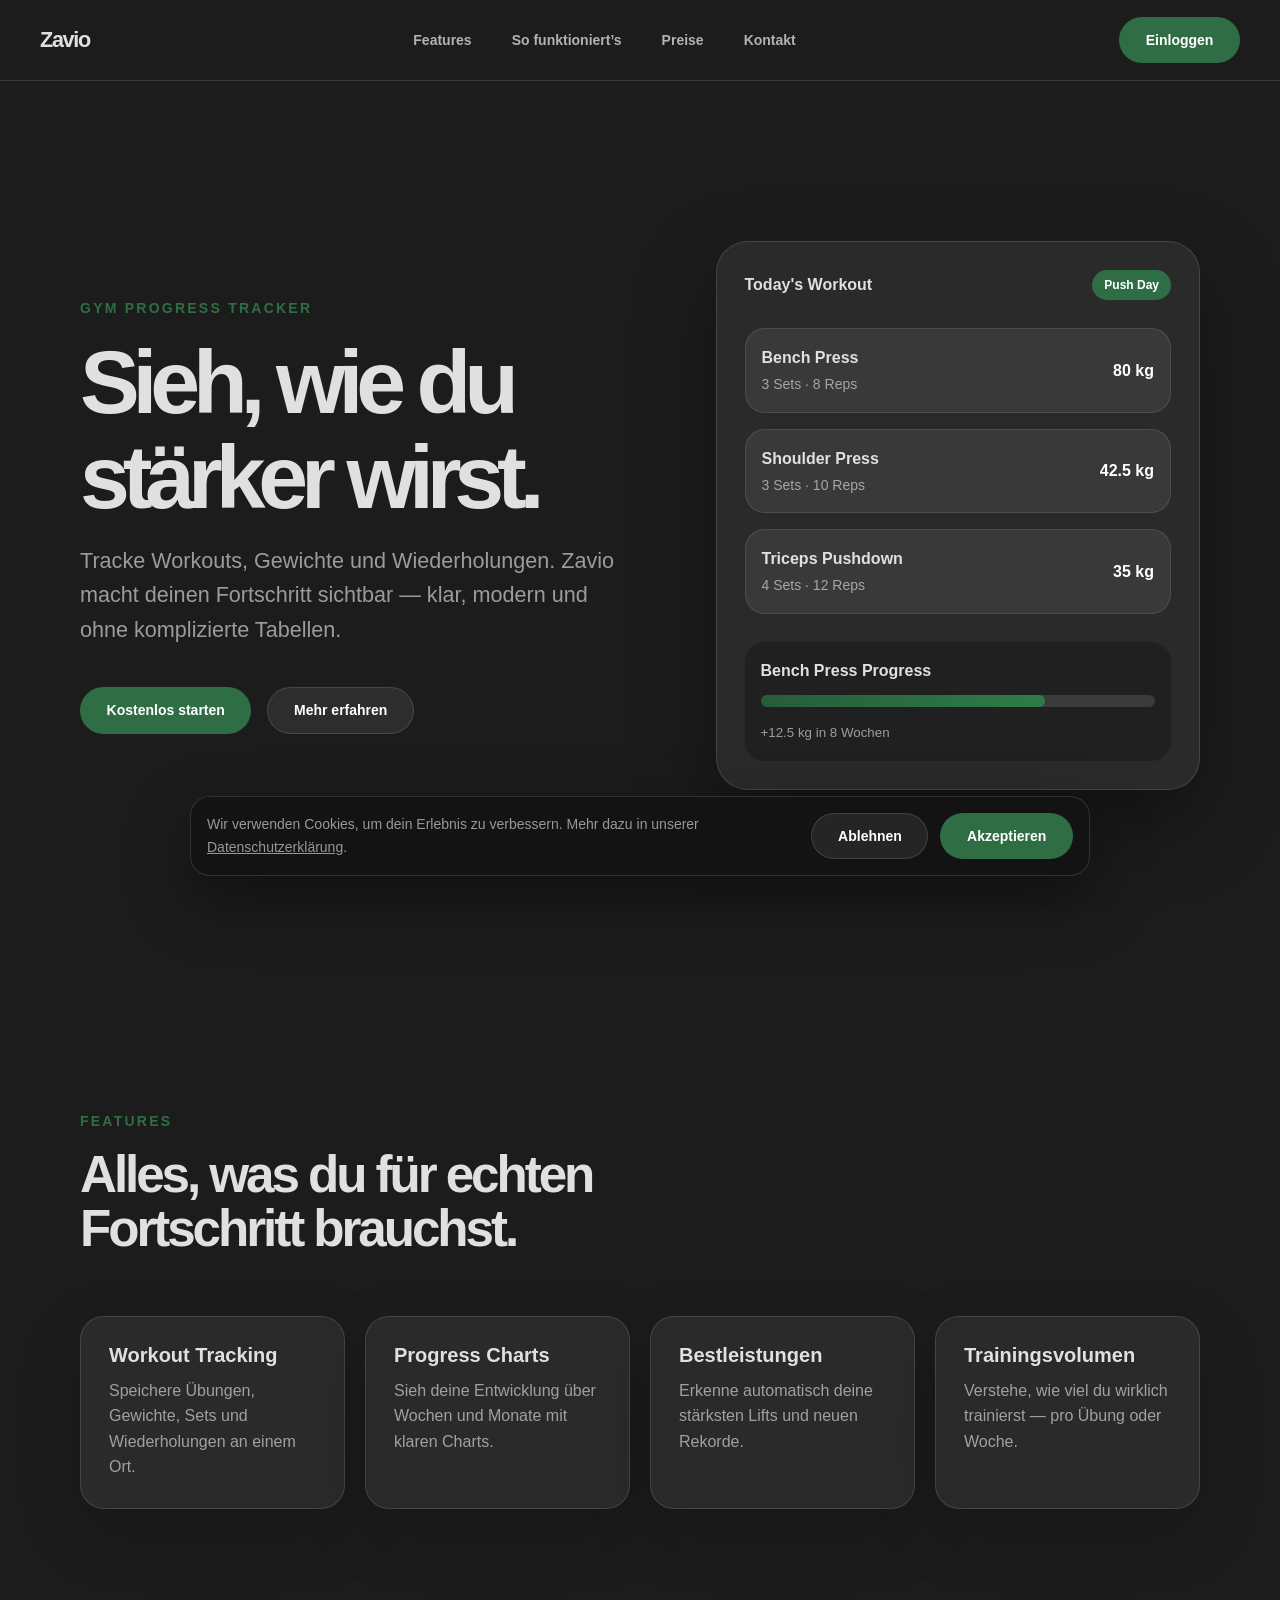
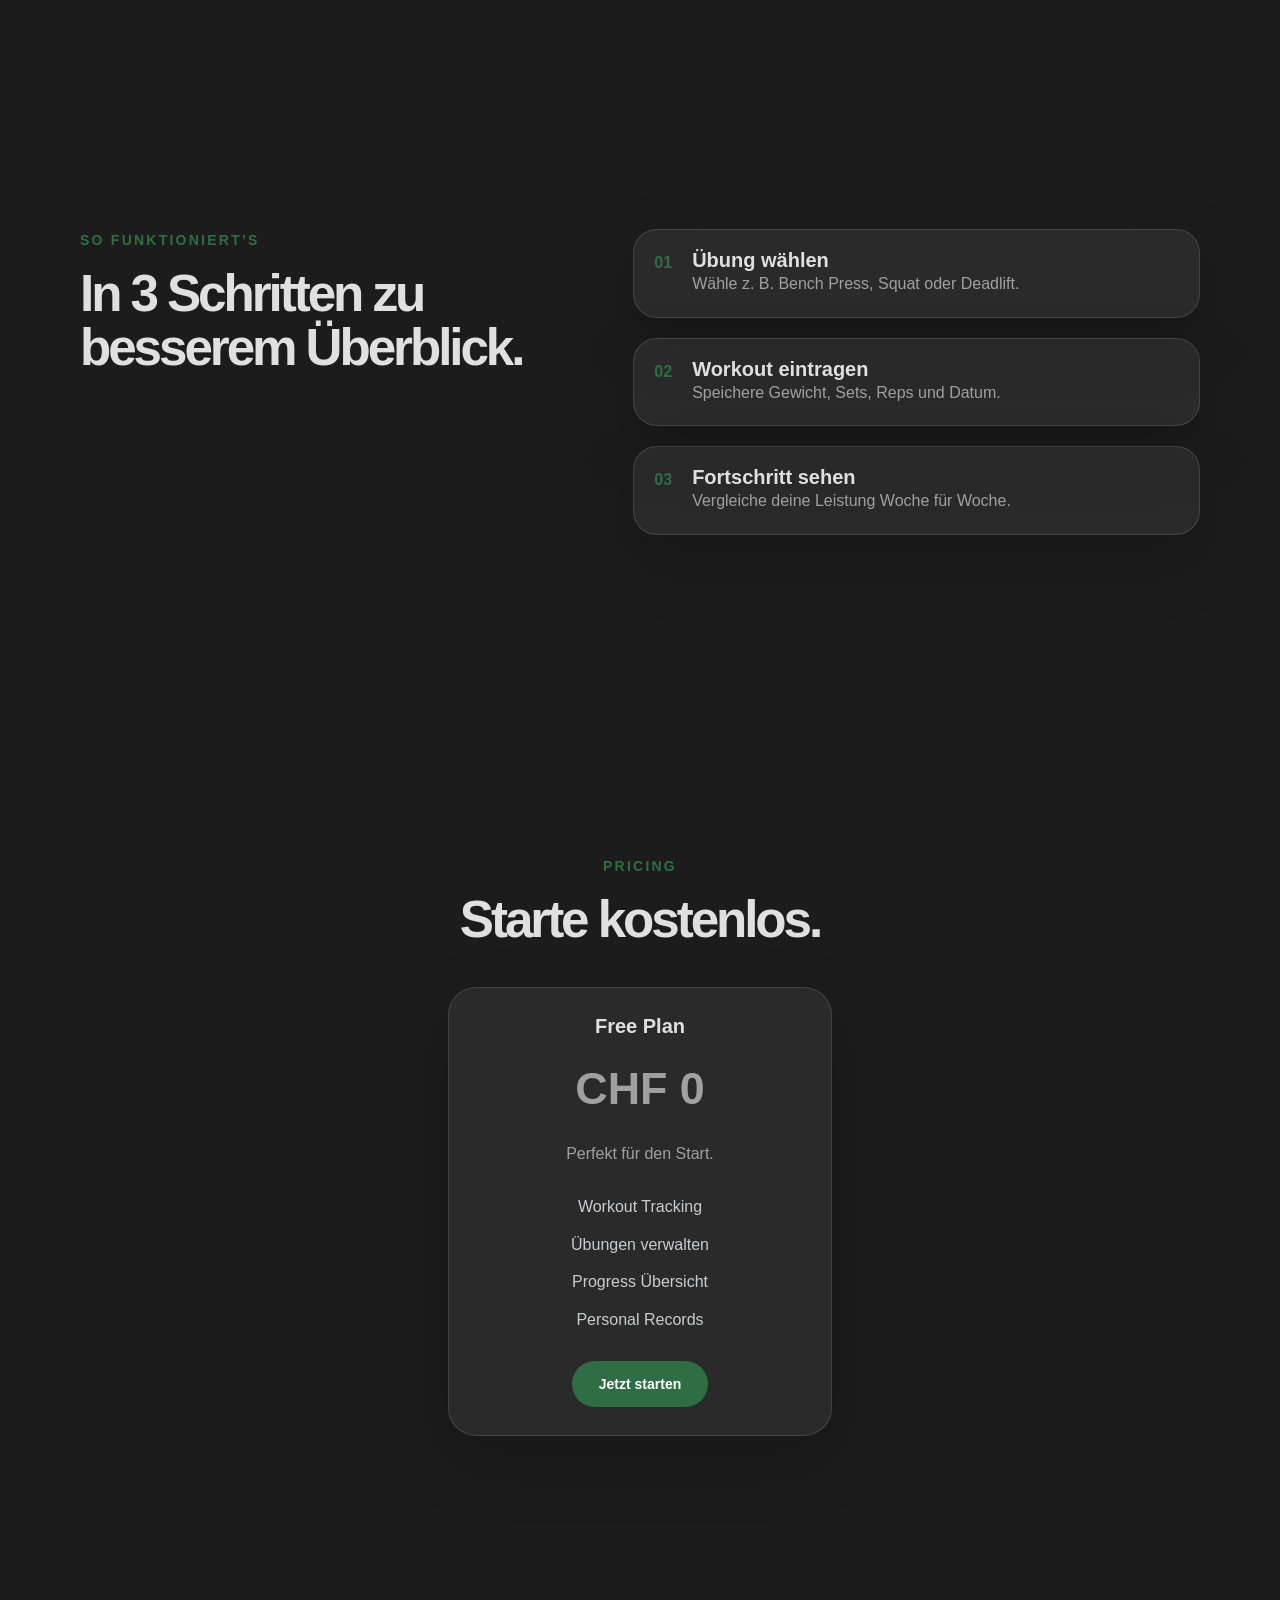
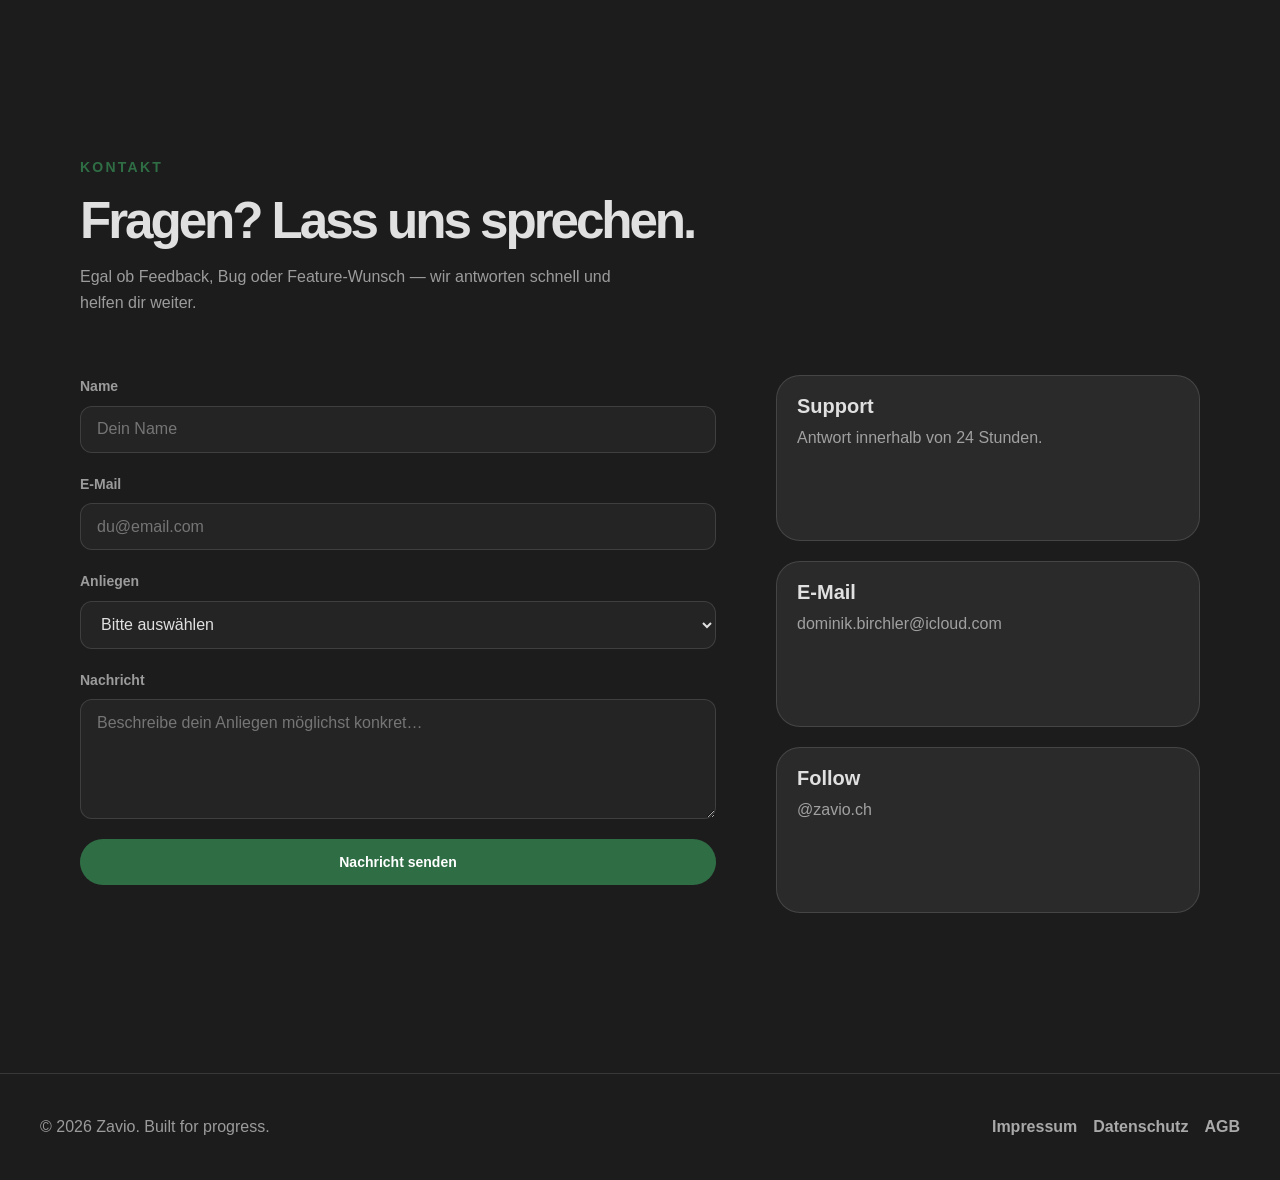
<file: index.html>
<!doctype html>
<html lang="de">
  <head>
    <meta charset="UTF-8" />
    <meta name="viewport" content="width=device-width, initial-scale=1.0" />
    <title>Zavio</title>
    <link rel="stylesheet" href="style.css" />
  </head>

  <body data-page="landing">
    <header class="header">
      <nav class="navbar">
        <a href="index.html" class="logo">Zavio</a>

        <ul class="nav-menu">
          <li><a href="#features" class="nav-link">Features</a></li>
          <li><a href="#how" class="nav-link">So funktioniert’s</a></li>
          <li><a href="#pricing" class="nav-link">Preise</a></li>
          <li><a href="#contact" class="nav-link">Kontakt</a></li>
        </ul>

        <a href="auth.html" class="button button-primary nav-cta">Einloggen</a>

        <button class="hamburger" type="button" aria-label="Menü öffnen">
          <span class="bar"></span>
          <span class="bar"></span>
          <span class="bar"></span>
        </button>
      </nav>
    </header>

    <main>
      <section class="hero">
        <div class="hero-content">
          <p class="eyebrow">Gym Progress Tracker</p>
          <h1>Sieh, wie du stärker wirst.</h1>

          <p class="hero-text">
            Tracke Workouts, Gewichte und Wiederholungen. Zavio macht deinen
            Fortschritt sichtbar — klar, modern und ohne komplizierte Tabellen.
          </p>

          <div class="hero-actions">
            <a href="auth.html" class="button button-primary"
              >Kostenlos starten</a
            >
            <a href="#features" class="button button-secondary"
              >Mehr erfahren</a
            >
          </div>
        </div>

        <div class="hero-card">
          <div class="card-header">
            <span>Today's Workout</span>
            <span class="badge">Push Day</span>
          </div>

          <div class="lift-list">
            <div class="lift-item">
              <div>
                <strong>Bench Press</strong>
                <p>3 Sets · 8 Reps</p>
              </div>
              <span>80 kg</span>
            </div>

            <div class="lift-item">
              <div>
                <strong>Shoulder Press</strong>
                <p>3 Sets · 10 Reps</p>
              </div>
              <span>42.5 kg</span>
            </div>

            <div class="lift-item">
              <div>
                <strong>Triceps Pushdown</strong>
                <p>4 Sets · 12 Reps</p>
              </div>
              <span>35 kg</span>
            </div>
          </div>

          <div class="progress-box">
            <p>Bench Press Progress</p>
            <div class="progress-bar"><span></span></div>
            <small>+12.5 kg in 8 Wochen</small>
          </div>
        </div>
      </section>

      <section class="section" id="features">
        <div class="section-heading">
          <p class="eyebrow">Features</p>
          <h2>Alles, was du für echten Fortschritt brauchst.</h2>
        </div>

        <div class="feature-grid">
          <div class="feature-card">
            <h3>Workout Tracking</h3>
            <p>
              Speichere Übungen, Gewichte, Sets und Wiederholungen an einem Ort.
            </p>
          </div>

          <div class="feature-card">
            <h3>Progress Charts</h3>
            <p>
              Sieh deine Entwicklung über Wochen und Monate mit klaren Charts.
            </p>
          </div>

          <div class="feature-card">
            <h3>Bestleistungen</h3>
            <p>Erkenne automatisch deine stärksten Lifts und neuen Rekorde.</p>
          </div>

          <div class="feature-card">
            <h3>Trainingsvolumen</h3>
            <p>
              Verstehe, wie viel du wirklich trainierst — pro Übung oder Woche.
            </p>
          </div>
        </div>
      </section>

      <section class="section split-section" id="how">
        <div>
          <p class="eyebrow">So funktioniert’s</p>
          <h2>In 3 Schritten zu besserem Überblick.</h2>
        </div>

        <div class="steps">
          <div class="step">
            <span>01</span>
            <div>
              <h3>Übung wählen</h3>
              <p>Wähle z. B. Bench Press, Squat oder Deadlift.</p>
            </div>
          </div>

          <div class="step">
            <span>02</span>
            <div>
              <h3>Workout eintragen</h3>
              <p>Speichere Gewicht, Sets, Reps und Datum.</p>
            </div>
          </div>

          <div class="step">
            <span>03</span>
            <div>
              <h3>Fortschritt sehen</h3>
              <p>Vergleiche deine Leistung Woche für Woche.</p>
            </div>
          </div>
        </div>
      </section>

      <section class="section pricing" id="pricing">
        <p class="eyebrow">Pricing</p>
        <h2>Starte kostenlos.</h2>

        <div class="pricing-card">
          <h3>Free Plan</h3>
          <p class="price">CHF 0</p>
          <p>Perfekt für den Start.</p>

          <ul>
            <li>Workout Tracking</li>
            <li>Übungen verwalten</li>
            <li>Progress Übersicht</li>
            <li>Personal Records</li>
          </ul>

          <a href="auth.html" class="button button-primary">Jetzt starten</a>
        </div>
      </section>

      <section class="section contact" id="contact">
        <div class="section-heading">
          <p class="eyebrow">Kontakt</p>
          <h2>Fragen? Lass uns sprechen.</h2>
          <p class="contact-text">
            Egal ob Feedback, Bug oder Feature-Wunsch — wir antworten schnell
            und helfen dir weiter.
          </p>
        </div>

        <div class="contact-grid">
          <form class="contact-form" id="contactForm">
            <div class="form-group">
              <label for="name">Name</label>
              <input
                type="text"
                id="name"
                name="name"
                placeholder="Dein Name"
                required
              />
            </div>

            <div class="form-group">
              <label for="email">E-Mail</label>
              <input
                type="email"
                id="email"
                name="email"
                placeholder="du@email.com"
                required
              />
            </div>

            <div class="form-group">
              <label for="type">Anliegen</label>
              <select id="type" name="type" required>
                <option value="">Bitte auswählen</option>
                <option value="Support">Support</option>
                <option value="Bug melden">Bug melden</option>
                <option value="Feature-Wunsch">Feature-Wunsch</option>
                <option value="Sonstiges">Sonstiges</option>
              </select>
            </div>

            <div class="form-group">
              <label for="message">Nachricht</label>
              <textarea
                id="message"
                name="message"
                rows="5"
                minlength="10"
                maxlength="500"
                placeholder="Beschreibe dein Anliegen möglichst konkret…"
                required
              ></textarea>
            </div>

            <button type="submit" class="button button-primary">
              Nachricht senden
            </button>
            <p class="form-status" id="formStatus"></p>
          </form>

          <div class="contact-info">
            <div class="info-box">
              <h3>Support</h3>
              <p>Antwort innerhalb von 24 Stunden.</p>
            </div>

            <div class="info-box">
              <h3>E-Mail</h3>
              <p>
                <a href="mailto:dominik.birchler@icloud.com"
                  >dominik.birchler@icloud.com</a
                >
              </p>
            </div>

            <div class="info-box">
              <h3>Follow</h3>
              <p>@zavio.ch</p>
            </div>
          </div>
        </div>
      </section>
    </main>

    <footer class="footer">
      <p>© 2026 Zavio. Built for progress.</p>
      <div class="footer-links">
        <a href="impressum.html" class="link">Impressum</a>
        <a href="datenschutz.html" class="link">Datenschutz</a>
        <a href="agb.html" class="link">AGB</a>
      </div>
    </footer>

    <div class="cookie-banner" id="cookieBanner">
      <div class="cookie-content">
        <p>
          Wir verwenden Cookies, um dein Erlebnis zu verbessern. Mehr dazu in
          unserer <a href="datenschutz.html">Datenschutzerklärung</a>.
        </p>

        <div class="cookie-actions">
          <button class="button button-secondary" id="declineCookies">
            Ablehnen
          </button>
          <button class="button button-primary" id="acceptCookies">
            Akzeptieren
          </button>
        </div>
      </div>
    </div>

    <script src="main.js"></script>
  </body>
</html>
</file>
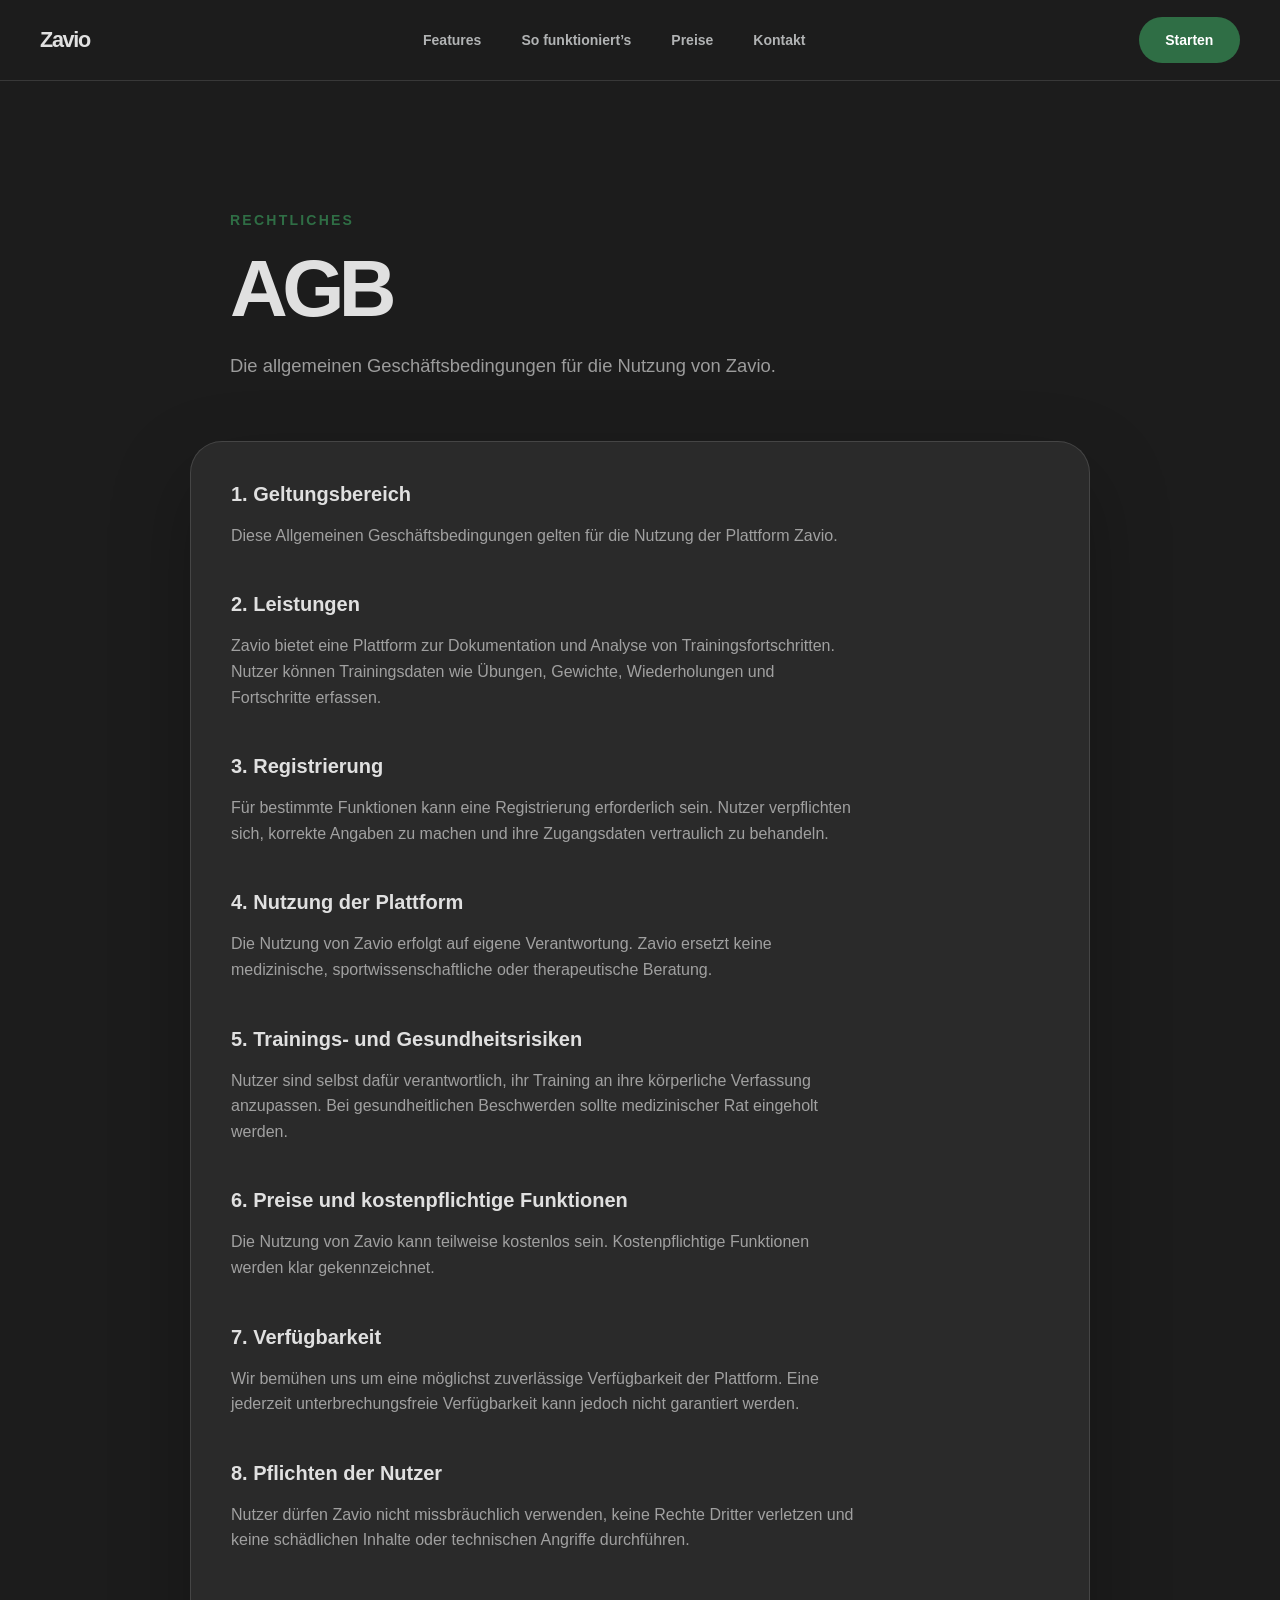
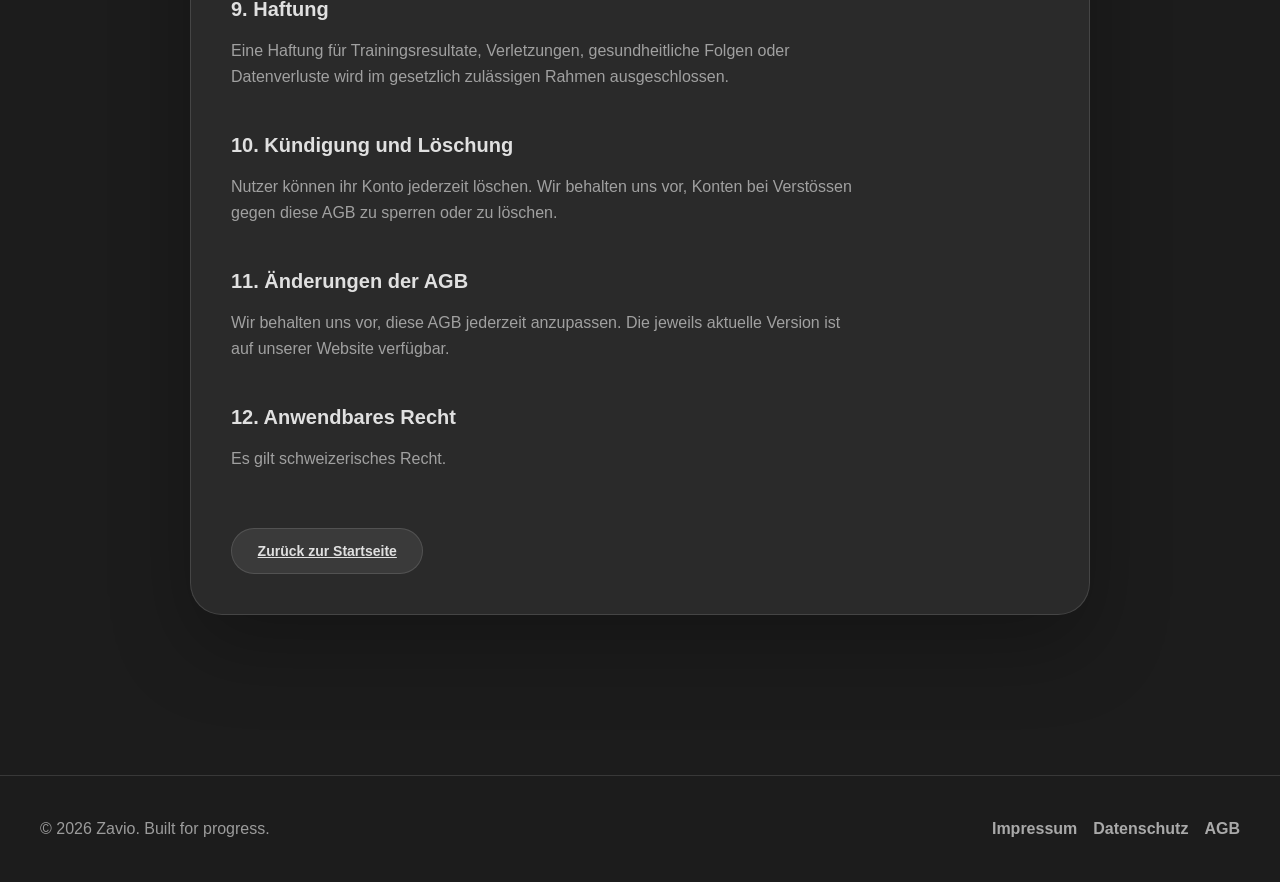
<file: agb.html>
<!doctype html>
<html lang="de">
  <head>
    <meta charset="UTF-8" />
    <meta name="viewport" content="width=device-width, initial-scale=1.0" />
    <title>AGB – Zavio</title>
    <link rel="stylesheet" href="style.css" />
  </head>

  <body>
    <header class="header">
      <nav class="navbar">
        <a href="index.html" class="logo">Zavio</a>

        <ul class="nav-menu">
          <li><a href="index.html#features" class="nav-link">Features</a></li>
          <li>
            <a href="index.html#how" class="nav-link">So funktioniert’s</a>
          </li>
          <li><a href="index.html#pricing" class="nav-link">Preise</a></li>
          <li><a href="index.html#contact" class="nav-link">Kontakt</a></li>
        </ul>

        <a href="index.html" class="button button-primary nav-cta">Starten</a>

        <button class="hamburger" aria-label="Menü öffnen">
          <span class="bar"></span>
          <span class="bar"></span>
          <span class="bar"></span>
        </button>
      </nav>
    </header>

    <main class="legal-page">
      <section class="legal-hero">
        <p class="eyebrow">Rechtliches</p>
        <h1>AGB</h1>
        <p>Die allgemeinen Geschäftsbedingungen für die Nutzung von Zavio.</p>
      </section>

      <section class="legal-card">
        <div class="legal-text">
          <h3>1. Geltungsbereich</h3>
          <p>
            Diese Allgemeinen Geschäftsbedingungen gelten für die Nutzung der
            Plattform Zavio.
          </p>

          <h3>2. Leistungen</h3>
          <p>
            Zavio bietet eine Plattform zur Dokumentation und Analyse von
            Trainingsfortschritten. Nutzer können Trainingsdaten wie Übungen,
            Gewichte, Wiederholungen und Fortschritte erfassen.
          </p>

          <h3>3. Registrierung</h3>
          <p>
            Für bestimmte Funktionen kann eine Registrierung erforderlich sein.
            Nutzer verpflichten sich, korrekte Angaben zu machen und ihre
            Zugangsdaten vertraulich zu behandeln.
          </p>

          <h3>4. Nutzung der Plattform</h3>
          <p>
            Die Nutzung von Zavio erfolgt auf eigene Verantwortung. Zavio
            ersetzt keine medizinische, sportwissenschaftliche oder
            therapeutische Beratung.
          </p>

          <h3>5. Trainings- und Gesundheitsrisiken</h3>
          <p>
            Nutzer sind selbst dafür verantwortlich, ihr Training an ihre
            körperliche Verfassung anzupassen. Bei gesundheitlichen Beschwerden
            sollte medizinischer Rat eingeholt werden.
          </p>

          <h3>6. Preise und kostenpflichtige Funktionen</h3>
          <p>
            Die Nutzung von Zavio kann teilweise kostenlos sein.
            Kostenpflichtige Funktionen werden klar gekennzeichnet.
          </p>

          <h3>7. Verfügbarkeit</h3>
          <p>
            Wir bemühen uns um eine möglichst zuverlässige Verfügbarkeit der
            Plattform. Eine jederzeit unterbrechungsfreie Verfügbarkeit kann
            jedoch nicht garantiert werden.
          </p>

          <h3>8. Pflichten der Nutzer</h3>
          <p>
            Nutzer dürfen Zavio nicht missbräuchlich verwenden, keine Rechte
            Dritter verletzen und keine schädlichen Inhalte oder technischen
            Angriffe durchführen.
          </p>

          <h3>9. Haftung</h3>
          <p>
            Eine Haftung für Trainingsresultate, Verletzungen, gesundheitliche
            Folgen oder Datenverluste wird im gesetzlich zulässigen Rahmen
            ausgeschlossen.
          </p>

          <h3>10. Kündigung und Löschung</h3>
          <p>
            Nutzer können ihr Konto jederzeit löschen. Wir behalten uns vor,
            Konten bei Verstössen gegen diese AGB zu sperren oder zu löschen.
          </p>

          <h3>11. Änderungen der AGB</h3>
          <p>
            Wir behalten uns vor, diese AGB jederzeit anzupassen. Die jeweils
            aktuelle Version ist auf unserer Website verfügbar.
          </p>

          <h3>12. Anwendbares Recht</h3>
          <p>Es gilt schweizerisches Recht.</p>

          <a href="index.html" class="button button-secondary legal-back">
            Zurück zur Startseite
          </a>
        </div>
      </section>
    </main>

    <footer class="footer">
      <p>© 2026 Zavio. Built for progress.</p>

      <div class="footer-links">
        <a href="impressum.html" class="link">Impressum</a>
        <a href="datenschutz.html" class="link">Datenschutz</a>
        <a href="agb.html" class="link">AGB</a>
      </div>
    </footer>

    <script src="main.js"></script>
  </body>
</html>
</file>
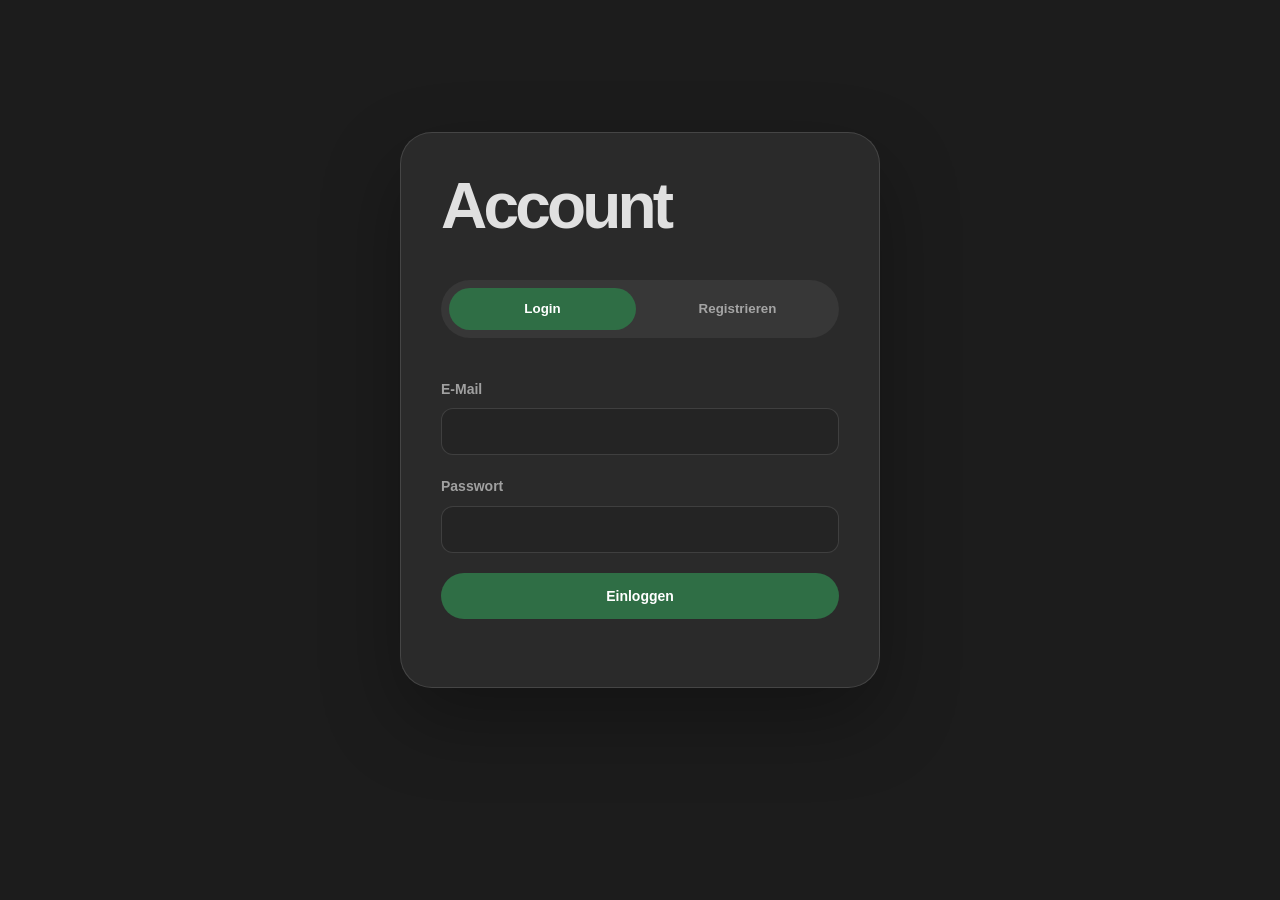
<file: auth.html>
<!doctype html>
<html lang="de">
  <head>
    <meta charset="UTF-8" />
    <meta name="viewport" content="width=device-width, initial-scale=1.0" />
    <title>Login – Zavio</title>
    <link rel="stylesheet" href="style.css" />
  </head>

  <body data-page="auth">
    <main class="auth-page">
      <div class="auth-card">
        <h1>Account</h1>

        <div class="auth-tabs">
          <button class="auth-tab active" data-tab="login">Login</button>
          <button class="auth-tab" data-tab="register">Registrieren</button>
        </div>

        <!-- LOGIN -->
        <form id="loginForm" class="auth-form active">
          <div class="form-group">
            <label>E-Mail</label>
            <input id="loginEmail" type="email" required />
          </div>

          <div class="form-group">
            <label>Passwort</label>
            <input id="loginPassword" type="password" required />
          </div>

          <button class="button button-primary">Einloggen</button>
          <p id="loginStatus" class="form-status"></p>
        </form>

        <!-- REGISTER -->
        <form id="registerForm" class="auth-form">
          <div class="form-group">
            <label>Name</label>
            <input id="registerName" type="text" required />
          </div>

          <div class="form-group">
            <label>E-Mail</label>
            <input id="registerEmail" type="email" required />
          </div>

          <div class="form-group">
            <label>Passwort</label>
            <input id="registerPassword" type="password" required />
          </div>

          <label>
            <input type="checkbox" id="termsCheck" required />
            AGB akzeptieren
          </label>

          <button class="button button-primary">Registrieren</button>
          <p id="registerStatus" class="form-status"></p>
        </form>
      </div>
    </main>

    <script src="main.js"></script>
  </body>
</html>
</file>
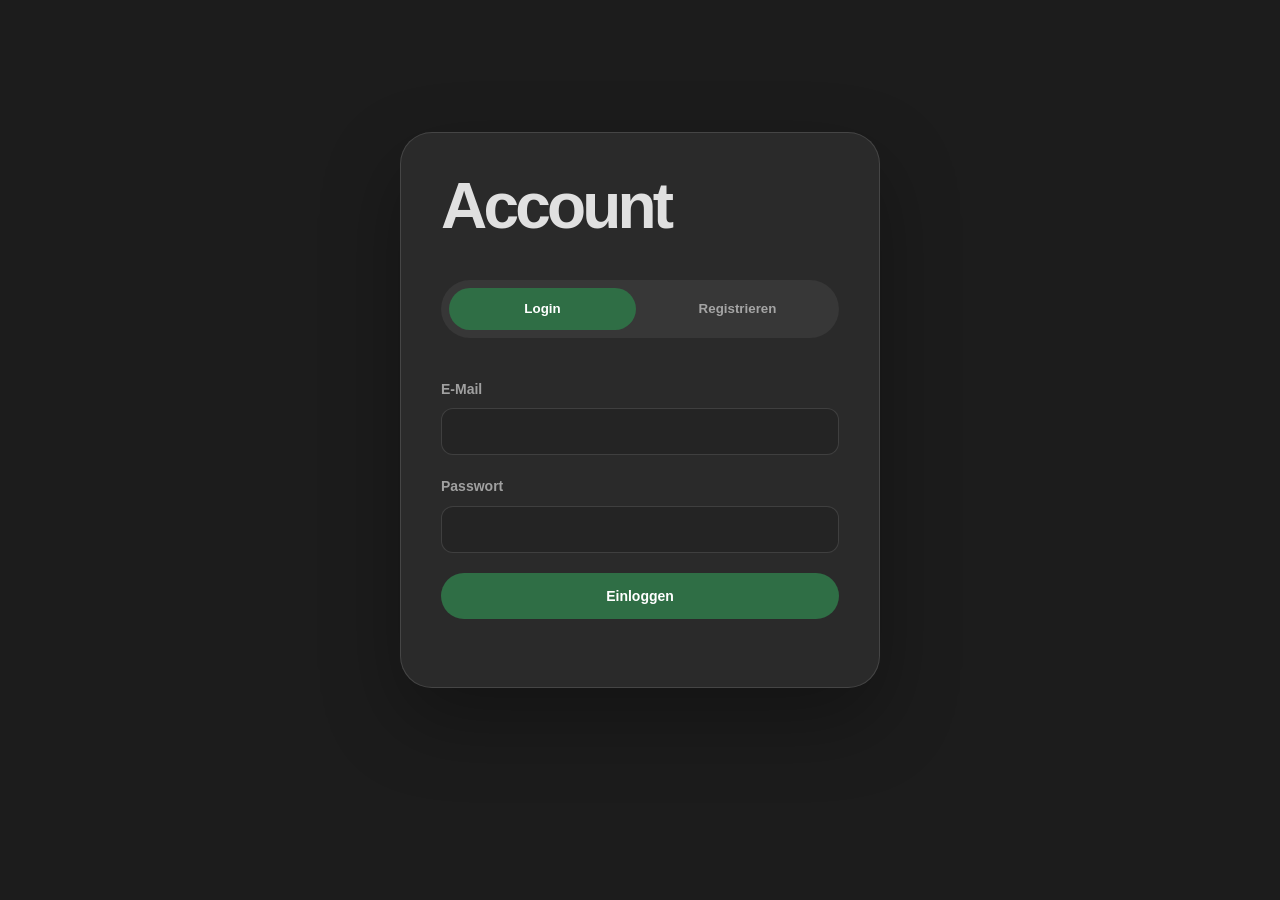
<file: dashboard.html>
<!doctype html>
<html lang="de">
  <head>
    <meta charset="UTF-8" />
    <meta name="viewport" content="width=device-width, initial-scale=1.0" />
    <title>Dashboard – Zavio</title>
    <link rel="stylesheet" href="style.css" />
  </head>

  <body data-page="app">
    <header class="header">
      <nav class="navbar">
        <a href="dashboard.html" class="logo">Zavio</a>

        <ul class="nav-menu">
          <li><a href="#" class="nav-link">Home</a></li>
          <li><a href="#" class="nav-link">Workouts</a></li>
          <li><a href="#" class="nav-link">Progress</a></li>
          <li><a href="#" class="nav-link">Profil</a></li>
        </ul>

        <!-- 🔥 LOGOUT OBEN -->
        <button id="logoutBtnTop" class="button button-secondary nav-cta">
          Logout
        </button>

        <button class="hamburger">
          <span class="bar"></span>
          <span class="bar"></span>
          <span class="bar"></span>
        </button>
      </nav>
    </header>

    <main class="dashboard-page">
      <section class="dashboard-hero">
        <p class="eyebrow">App Home</p>
        <h1>Willkommen, <span id="dashboardName">User</span>.</h1>
        <p>Hier startet dein Training.</p>
      </section>

      <section class="dashboard-grid">
        <div class="dashboard-card">
          <h3>Profil</h3>
          <p><strong>Name:</strong> <span id="profileName">-</span></p>
          <p><strong>E-Mail:</strong> <span id="profileEmail">-</span></p>
        </div>

        <div class="dashboard-card">
          <h3>Workouts</h3>
          <p>Noch keine Workouts gespeichert.</p>
        </div>

        <div class="dashboard-card">
          <h3>Progress</h3>
          <p>Deine Fortschritte erscheinen hier.</p>
        </div>

        <div class="dashboard-card">
          <h3>Records</h3>
          <p>Bestleistungen kommen hier rein.</p>
        </div>
      </section>

      <!-- 🔥 LOGOUT UNTEN -->
      <div class="logout-section">
        <button id="logoutBtnBottom" class="button button-secondary">
          Logout
        </button>
      </div>
    </main>

    <footer class="footer">
      <p>© 2026 Zavio</p>
      <div>
        <a href="impressum.html" class="link">Impressum</a>
        <a href="datenschutz.html" class="link">Datenschutz</a>
        <a href="agb.html" class="link">AGB</a>
      </div>
    </footer>

    <script src="main.js"></script>
  </body>
</html>
</file>
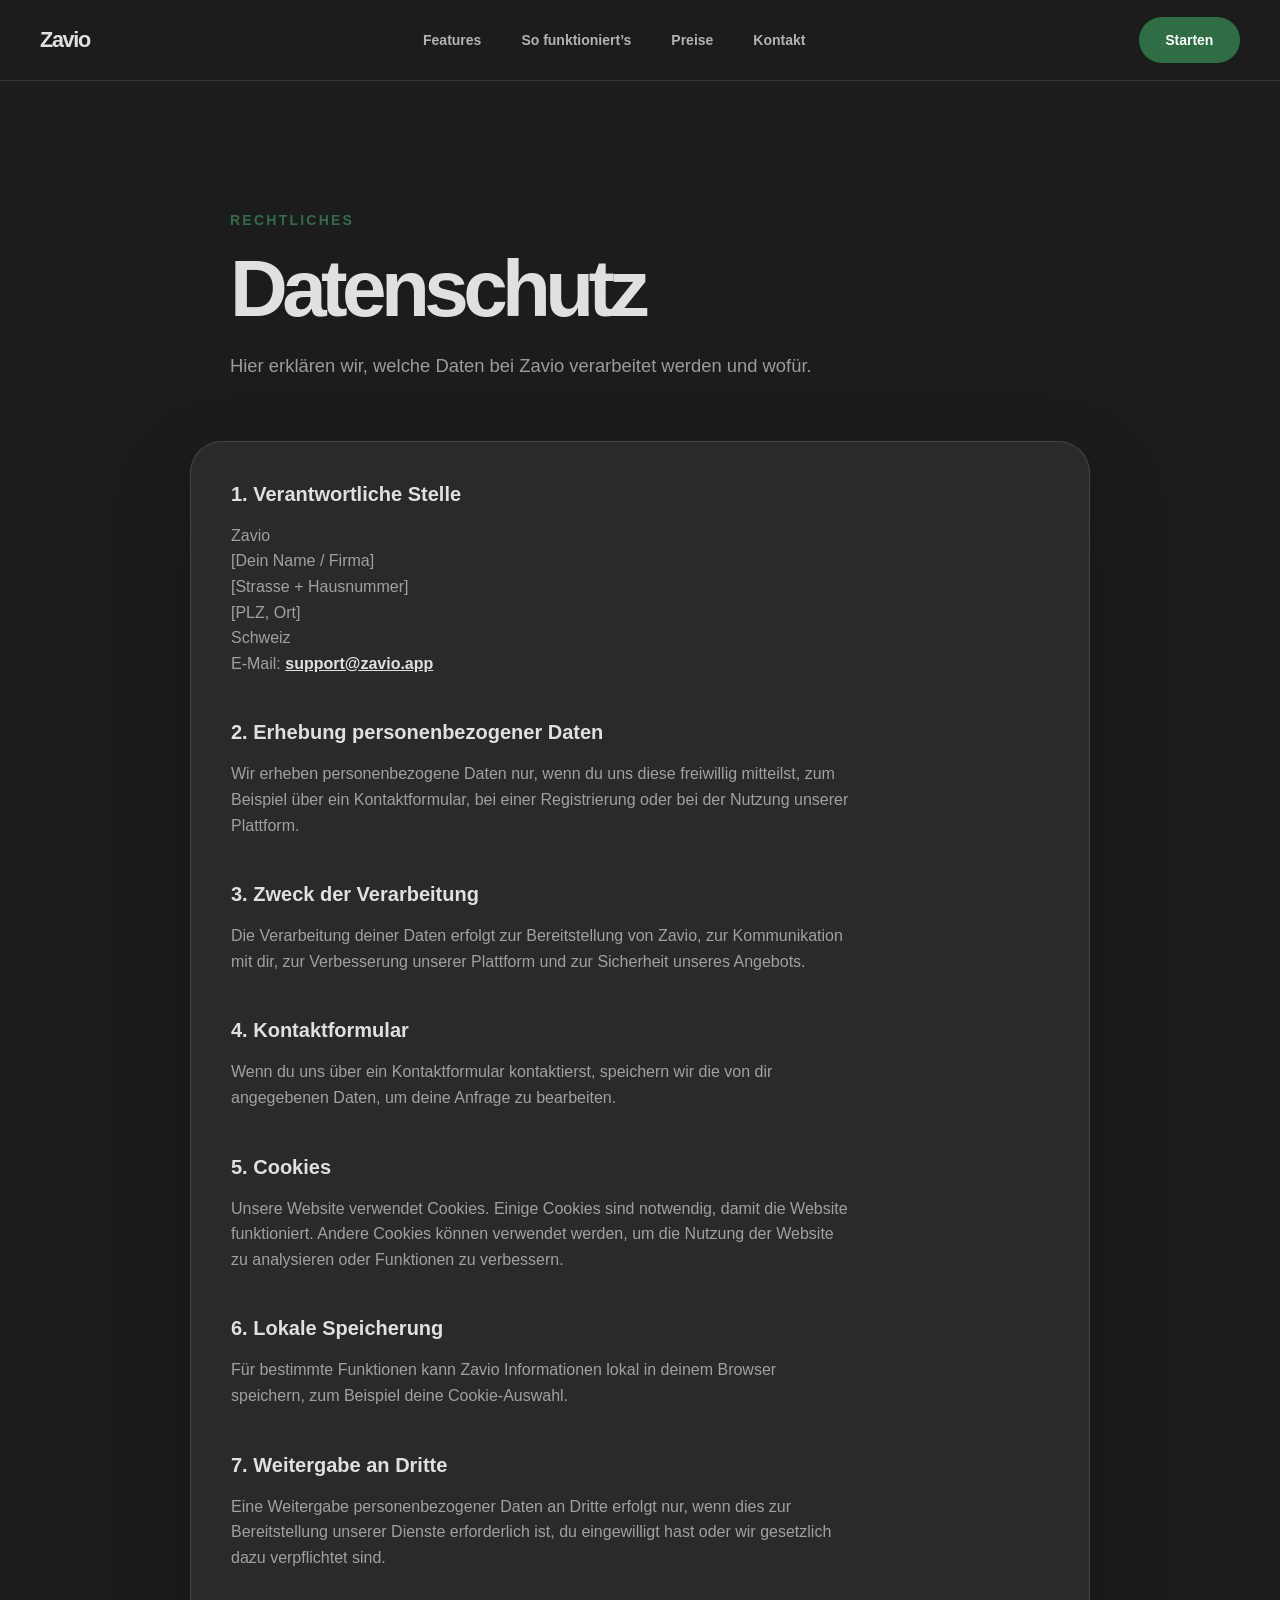
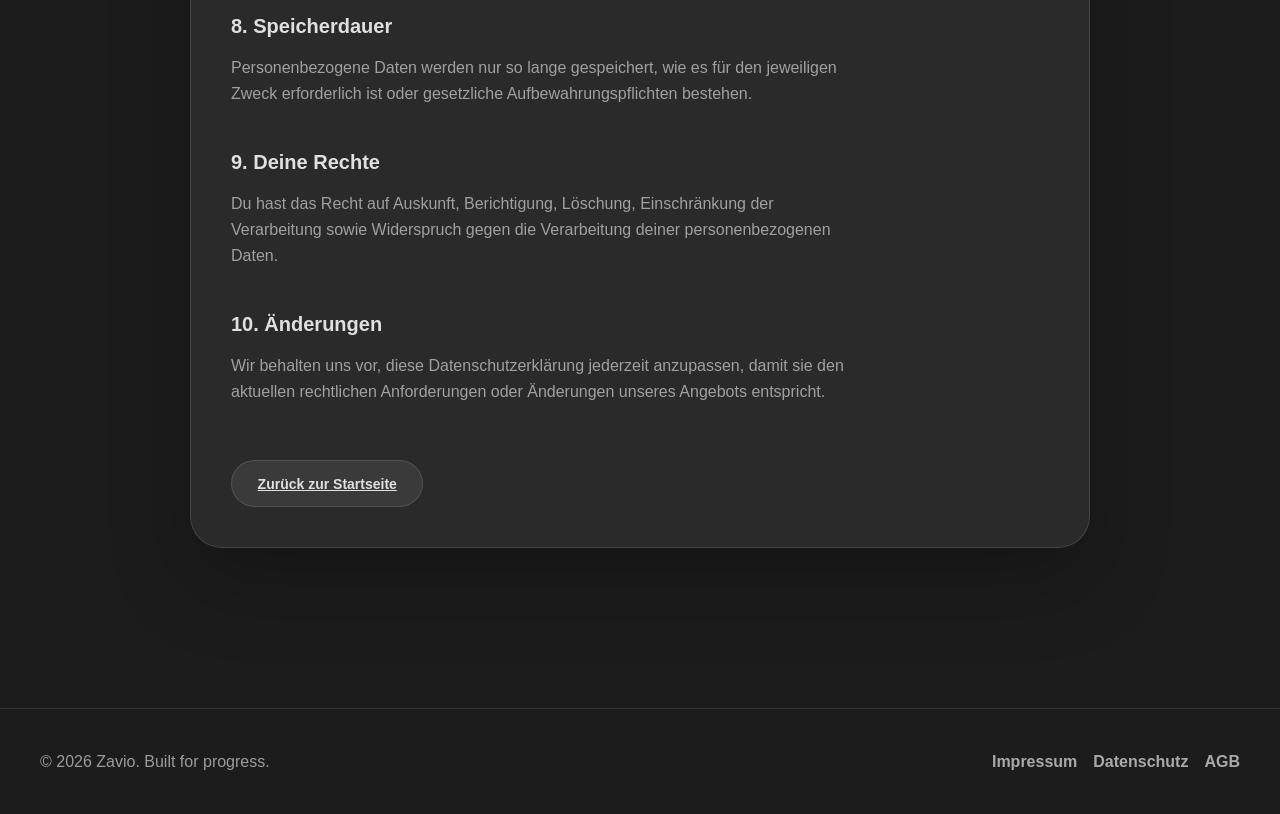
<file: datenschutz.html>
<!doctype html>
<html lang="de">
  <head>
    <meta charset="UTF-8" />
    <meta name="viewport" content="width=device-width, initial-scale=1.0" />
    <title>Datenschutz – Zavio</title>
    <link rel="stylesheet" href="style.css" />
  </head>

  <body>
    <header class="header">
      <nav class="navbar">
        <a href="index.html" class="logo">Zavio</a>

        <ul class="nav-menu">
          <li><a href="index.html#features" class="nav-link">Features</a></li>
          <li>
            <a href="index.html#how" class="nav-link">So funktioniert’s</a>
          </li>
          <li><a href="index.html#pricing" class="nav-link">Preise</a></li>
          <li><a href="index.html#contact" class="nav-link">Kontakt</a></li>
        </ul>

        <a href="index.html" class="button button-primary nav-cta">Starten</a>

        <button class="hamburger" aria-label="Menü öffnen">
          <span class="bar"></span>
          <span class="bar"></span>
          <span class="bar"></span>
        </button>
      </nav>
    </header>

    <main class="legal-page">
      <section class="legal-hero">
        <p class="eyebrow">Rechtliches</p>
        <h1>Datenschutz</h1>
        <p>
          Hier erklären wir, welche Daten bei Zavio verarbeitet werden und
          wofür.
        </p>
      </section>

      <section class="legal-card">
        <div class="legal-text">
          <h3>1. Verantwortliche Stelle</h3>
          <p>
            Zavio<br />
            [Dein Name / Firma]<br />
            [Strasse + Hausnummer]<br />
            [PLZ, Ort]<br />
            Schweiz<br />
            E-Mail:
            <a href="mailto:support@zavio.app">support@zavio.app</a>
          </p>

          <h3>2. Erhebung personenbezogener Daten</h3>
          <p>
            Wir erheben personenbezogene Daten nur, wenn du uns diese freiwillig
            mitteilst, zum Beispiel über ein Kontaktformular, bei einer
            Registrierung oder bei der Nutzung unserer Plattform.
          </p>

          <h3>3. Zweck der Verarbeitung</h3>
          <p>
            Die Verarbeitung deiner Daten erfolgt zur Bereitstellung von Zavio,
            zur Kommunikation mit dir, zur Verbesserung unserer Plattform und
            zur Sicherheit unseres Angebots.
          </p>

          <h3>4. Kontaktformular</h3>
          <p>
            Wenn du uns über ein Kontaktformular kontaktierst, speichern wir die
            von dir angegebenen Daten, um deine Anfrage zu bearbeiten.
          </p>

          <h3>5. Cookies</h3>
          <p>
            Unsere Website verwendet Cookies. Einige Cookies sind notwendig,
            damit die Website funktioniert. Andere Cookies können verwendet
            werden, um die Nutzung der Website zu analysieren oder Funktionen zu
            verbessern.
          </p>

          <h3>6. Lokale Speicherung</h3>
          <p>
            Für bestimmte Funktionen kann Zavio Informationen lokal in deinem
            Browser speichern, zum Beispiel deine Cookie-Auswahl.
          </p>

          <h3>7. Weitergabe an Dritte</h3>
          <p>
            Eine Weitergabe personenbezogener Daten an Dritte erfolgt nur, wenn
            dies zur Bereitstellung unserer Dienste erforderlich ist, du
            eingewilligt hast oder wir gesetzlich dazu verpflichtet sind.
          </p>

          <h3>8. Speicherdauer</h3>
          <p>
            Personenbezogene Daten werden nur so lange gespeichert, wie es für
            den jeweiligen Zweck erforderlich ist oder gesetzliche
            Aufbewahrungspflichten bestehen.
          </p>

          <h3>9. Deine Rechte</h3>
          <p>
            Du hast das Recht auf Auskunft, Berichtigung, Löschung,
            Einschränkung der Verarbeitung sowie Widerspruch gegen die
            Verarbeitung deiner personenbezogenen Daten.
          </p>

          <h3>10. Änderungen</h3>
          <p>
            Wir behalten uns vor, diese Datenschutzerklärung jederzeit
            anzupassen, damit sie den aktuellen rechtlichen Anforderungen oder
            Änderungen unseres Angebots entspricht.
          </p>

          <a href="index.html" class="button button-secondary legal-back">
            Zurück zur Startseite
          </a>
        </div>
      </section>
    </main>

    <footer class="footer">
      <p>© 2026 Zavio. Built for progress.</p>

      <div class="footer-links">
        <a href="impressum.html" class="link">Impressum</a>
        <a href="datenschutz.html" class="link">Datenschutz</a>
        <a href="agb.html" class="link">AGB</a>
      </div>
    </footer>

    <script src="main.js"></script>
  </body>
</html>
</file>
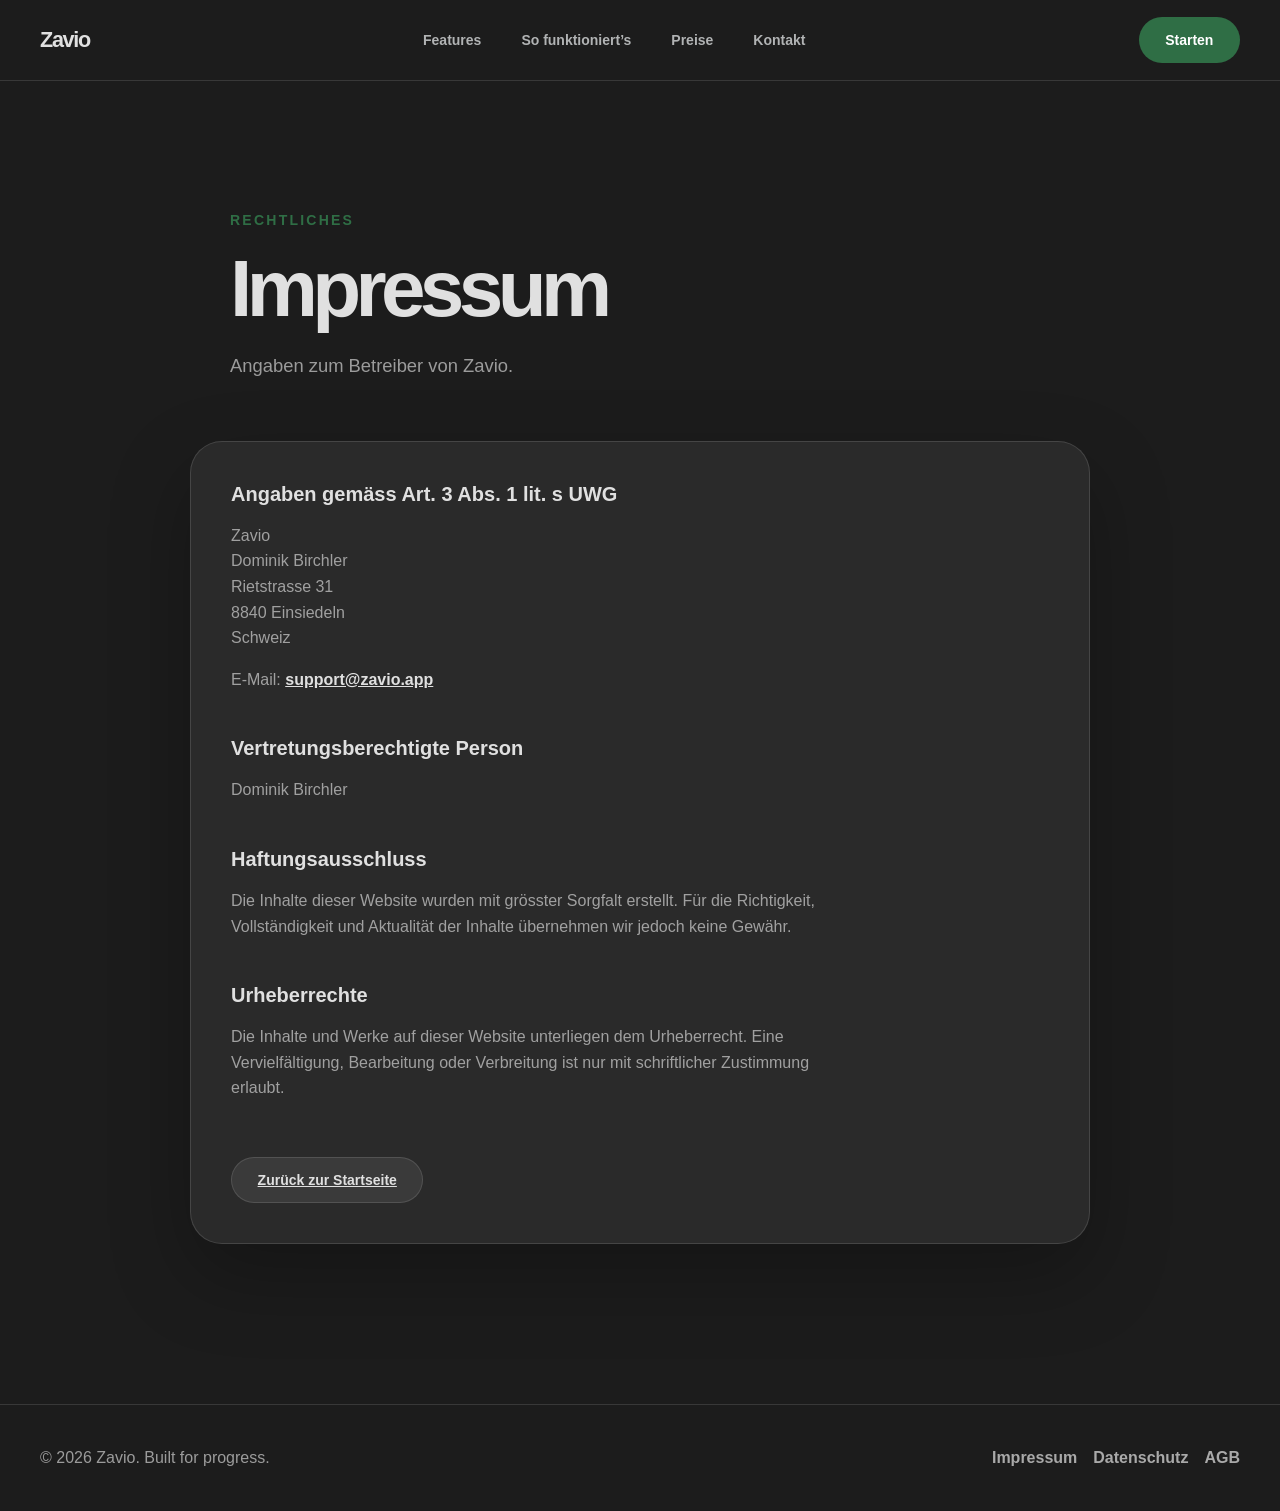
<file: impressum.html>
<!doctype html>
<html lang="de">
  <head>
    <meta charset="UTF-8" />
    <meta name="viewport" content="width=device-width, initial-scale=1.0" />
    <title>Impressum – Zavio</title>
    <link rel="stylesheet" href="style.css" />
  </head>

  <body>
    <header class="header">
      <nav class="navbar">
        <a href="index.html" class="logo">Zavio</a>

        <ul class="nav-menu">
          <li><a href="index.html#features" class="nav-link">Features</a></li>
          <li>
            <a href="index.html#how" class="nav-link">So funktioniert’s</a>
          </li>
          <li><a href="index.html#pricing" class="nav-link">Preise</a></li>
          <li><a href="index.html#contact" class="nav-link">Kontakt</a></li>
        </ul>

        <a href="index.html" class="button button-primary nav-cta">Starten</a>

        <button class="hamburger" aria-label="Menü öffnen">
          <span class="bar"></span>
          <span class="bar"></span>
          <span class="bar"></span>
        </button>
      </nav>
    </header>

    <main class="legal-page">
      <section class="legal-hero">
        <p class="eyebrow">Rechtliches</p>
        <h1>Impressum</h1>
        <p>Angaben zum Betreiber von Zavio.</p>
      </section>

      <section class="legal-card">
        <div class="legal-text">
          <h3>Angaben gemäss Art. 3 Abs. 1 lit. s UWG</h3>

          <p>
            Zavio<br />
            Dominik Birchler<br />
            Rietstrasse 31<br />
            8840 Einsiedeln<br />
            Schweiz
          </p>

          <p>
            E-Mail:
            <a href="mailto:support@zavio.app">support@zavio.app</a>
          </p>

          <h3>Vertretungsberechtigte Person</h3>
          <p>Dominik Birchler</p>

          <h3>Haftungsausschluss</h3>
          <p>
            Die Inhalte dieser Website wurden mit grösster Sorgfalt erstellt.
            Für die Richtigkeit, Vollständigkeit und Aktualität der Inhalte
            übernehmen wir jedoch keine Gewähr.
          </p>

          <h3>Urheberrechte</h3>
          <p>
            Die Inhalte und Werke auf dieser Website unterliegen dem
            Urheberrecht. Eine Vervielfältigung, Bearbeitung oder Verbreitung
            ist nur mit schriftlicher Zustimmung erlaubt.
          </p>

          <a href="index.html" class="button button-secondary legal-back">
            Zurück zur Startseite
          </a>
        </div>
      </section>
    </main>

    <footer class="footer">
      <p>© 2026 Zavio. Built for progress.</p>

      <div class="footer-links">
        <a href="impressum.html" class="link">Impressum</a>
        <a href="datenschutz.html" class="link">Datenschutz</a>
        <a href="agb.html" class="link">AGB</a>
      </div>
    </footer>

    <script src="main.js"></script>
  </body>
</html>
</file>
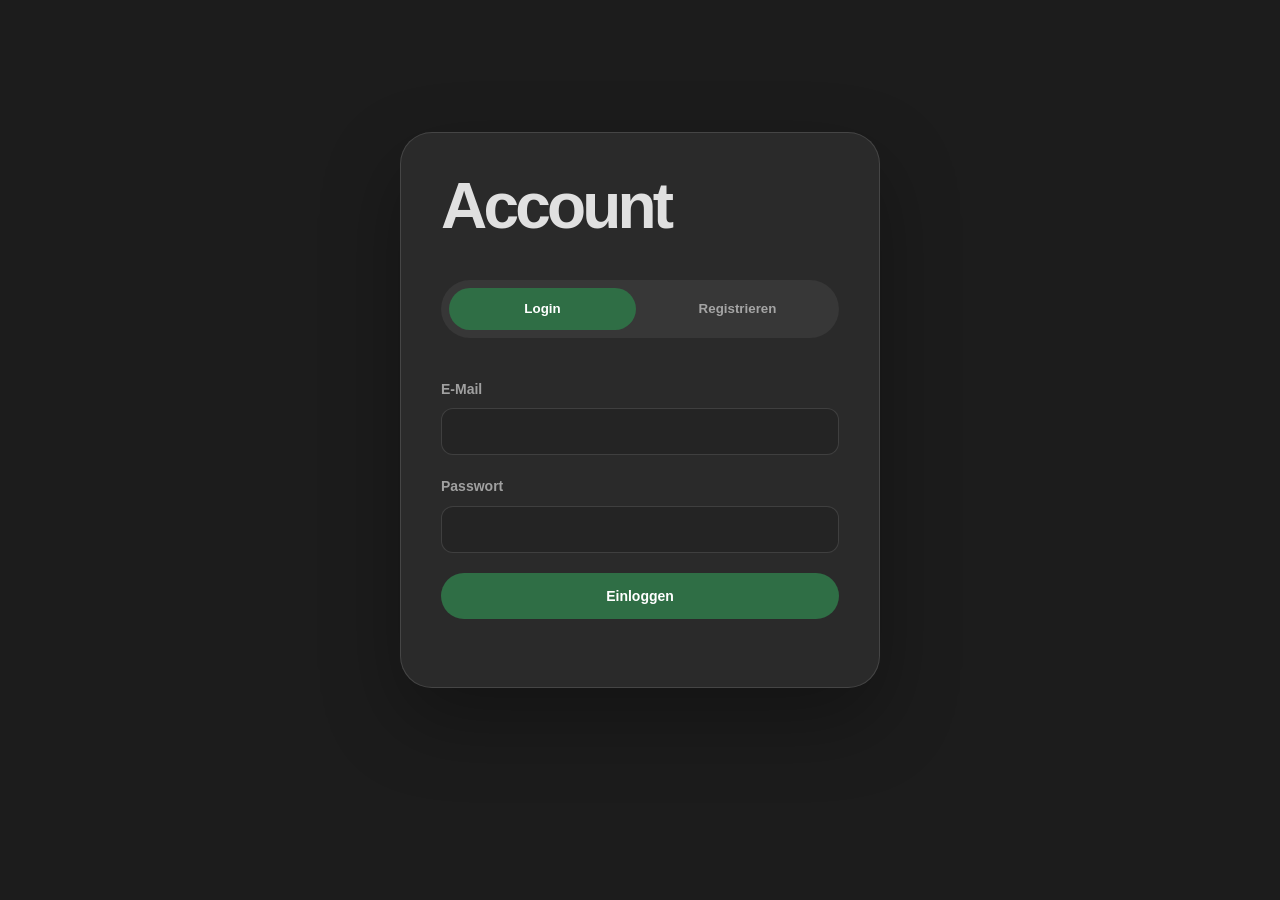
<file: progress.html>
<!doctype html>
<html lang="de">
  <head>
    <meta charset="UTF-8" />
    <meta name="viewport" content="width=device-width, initial-scale=1.0" />
    <title>Dashboard – Zavio</title>
    <link rel="stylesheet" href="style.css" />
  </head>

  <body data-page="app">
    <header class="header">
      <nav class="navbar">
        <a href="dashboard.html" class="logo">Zavio</a>

        <ul class="nav-menu">
          <li><a href="dashboard.html" class="nav-link">Home</a></li>
          <li><a href="workout.html" class="nav-link">Workout</a></li>
          <li><a href="templates.html" class="nav-link">Vorlagen</a></li>
          <li><a href="progress.html" class="nav-link">Progress</a></li>
        </ul>

        <button id="logoutBtnTop" class="button button-secondary nav-cta">
          Logout
        </button>

        <button class="hamburger" type="button" aria-label="Menü öffnen">
          <span class="bar"></span>
          <span class="bar"></span>
          <span class="bar"></span>
        </button>
      </nav>
    </header>

    <main class="dashboard-page">
      <section class="dashboard-hero">
        <p class="eyebrow">Progress</p>
        <h1>Fortschritt</h1>
        <p>Sieh, ob du stärker wirst.</p>
      </section>

      <section class="dashboard-grid clean-app-grid">
        <div class="dashboard-card analysis-card">
          <p class="eyebrow">Übersicht</p>
          <h3>Analyse</h3>
          <p><strong>Workouts:</strong> <span id="analysisCount">0</span></p>
          <p><strong>Übungen:</strong> <span id="analysisExercises">0</span></p>
          <p><strong>Volumen:</strong> <span id="analysisVolume">0 kg</span></p>
          <p>
            <strong>Stärkste Übung:</strong> <span id="analysisBest">-</span>
          </p>
        </div>

        <div class="dashboard-card history-card">
          <p class="eyebrow">Verlauf</p>
          <h3>Workouts analysieren</h3>

          <div class="history-filters">
            <select id="historyTypeFilter">
              <option value="">Alle Trainings</option>
              <option value="Push">Push</option>
              <option value="Pull">Pull</option>
              <option value="Legs">Legs</option>
              <option value="Upper">Upper Body</option>
              <option value="Lower">Lower Body</option>
              <option value="Full Body">Full Body</option>
            </select>

            <select id="historyDayFilter">
              <option value="">Alle Tage</option>
              <option>Montag</option>
              <option>Dienstag</option>
              <option>Mittwoch</option>
              <option>Donnerstag</option>
              <option>Freitag</option>
              <option>Samstag</option>
              <option>Sonntag</option>
            </select>
          </div>

          <div id="workoutList"></div>
        </div>
      </section>
    </main>

    <footer class="footer">
      <p>© 2026 Zavio</p>
      <div>
        <a href="impressum.html" class="link">Impressum</a>
        <a href="datenschutz.html" class="link">Datenschutz</a>
        <a href="agb.html" class="link">AGB</a>
      </div>
    </footer>

    <script src="main.js"></script>
  </body>
</html>
</file>
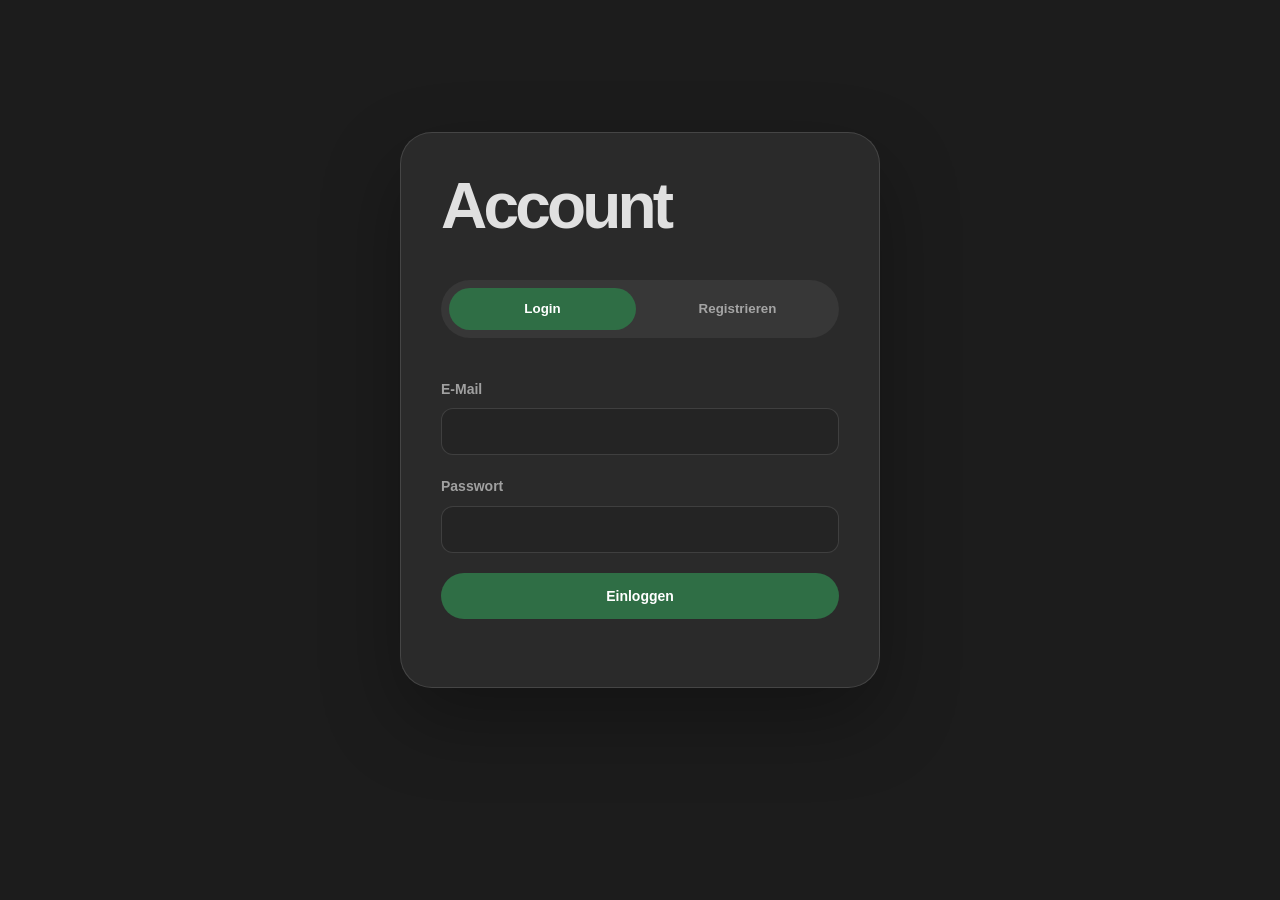
<file: templates.html>
<!doctype html>
<html lang="de">
  <head>
    <meta charset="UTF-8" />
    <meta name="viewport" content="width=device-width, initial-scale=1.0" />
    <title>Dashboard – Zavio</title>
    <link rel="stylesheet" href="style.css" />
  </head>

  <body data-page="app">
    <header class="header">
      <nav class="navbar">
        <a href="dashboard.html" class="logo">Zavio</a>

        <ul class="nav-menu">
          <li><a href="dashboard.html" class="nav-link">Home</a></li>
          <li><a href="workout.html" class="nav-link">Workout</a></li>
          <li><a href="templates.html" class="nav-link">Vorlagen</a></li>
          <li><a href="progress.html" class="nav-link">Progress</a></li>
        </ul>

        <button id="logoutBtnTop" class="button button-secondary nav-cta">
          Logout
        </button>

        <button class="hamburger" type="button" aria-label="Menü öffnen">
          <span class="bar"></span>
          <span class="bar"></span>
          <span class="bar"></span>
        </button>
      </nav>
    </header>

    <main class="dashboard-page">
      <section class="dashboard-hero">
        <p class="eyebrow">Vorlagen</p>
        <h1>Trainingspläne</h1>
        <p>Erstelle Vorlagen im Workout-Bereich und lade sie später wieder.</p>
      </section>

      <section class="dashboard-grid clean-app-grid">
        <div class="dashboard-card">
          <p class="eyebrow">Info</p>
          <h3>So funktioniert es</h3>
          <p>
            Vorlagen speicherst du im Workout-Bereich, nachdem du Übungen
            hinzugefügt hast. Danach kannst du sie beim nächsten Workout laden
            und bearbeiten.
          </p>

          <a href="workout.html" class="button button-primary">
            Workout öffnen
          </a>
        </div>

        <div class="dashboard-card history-card">
          <p class="eyebrow">Gespeichert</p>
          <h3>Deine Vorlagen</h3>
          <div id="templateOverview"></div>
        </div>
      </section>
    </main>

    <footer class="footer">
      <p>© 2026 Zavio</p>
      <div>
        <a href="impressum.html" class="link">Impressum</a>
        <a href="datenschutz.html" class="link">Datenschutz</a>
        <a href="agb.html" class="link">AGB</a>
      </div>
    </footer>

    <script src="main.js"></script>
  </body>
</html>
</file>
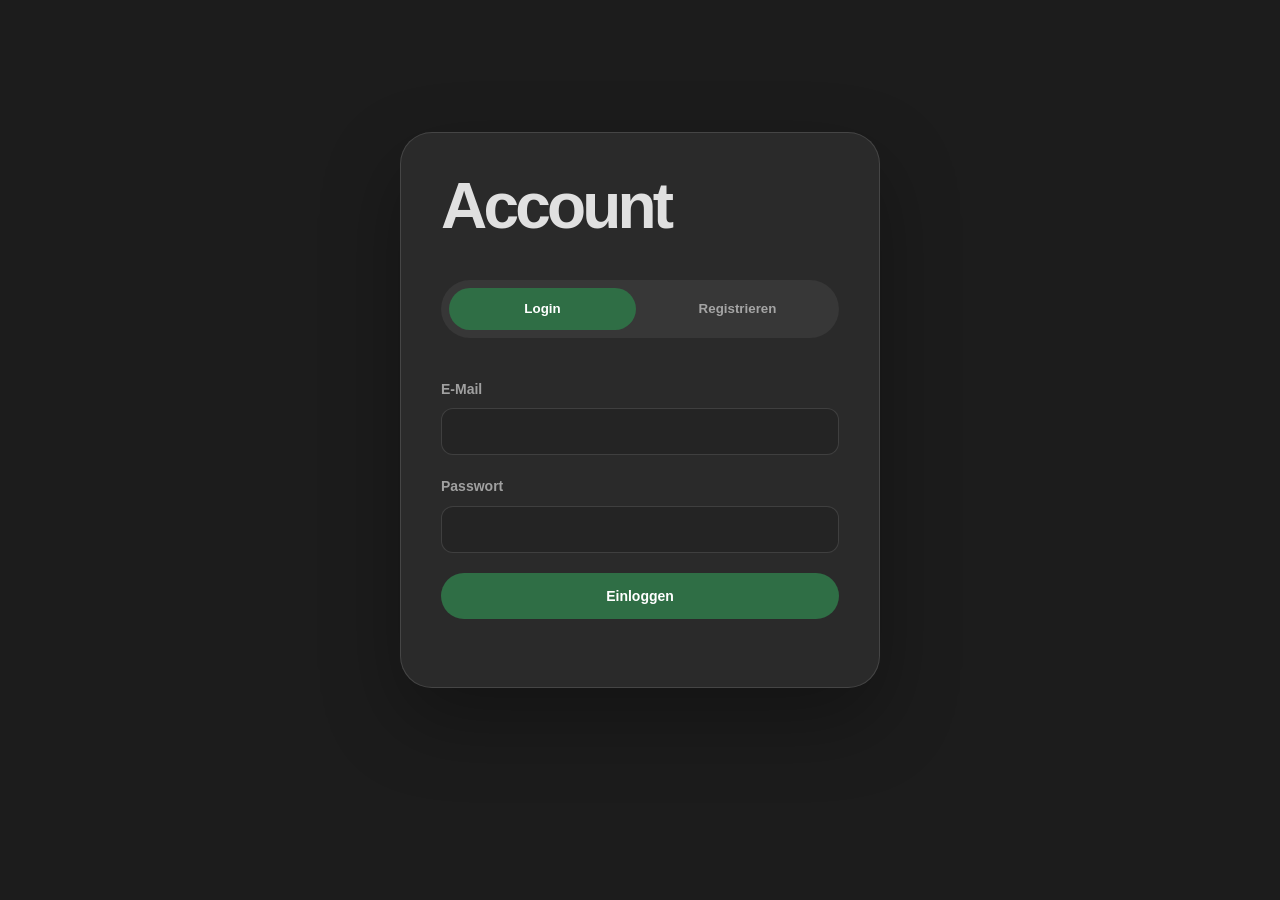
<file: workout.html>
<!doctype html>
<html lang="de">
  <head>
    <meta charset="UTF-8" />
    <meta name="viewport" content="width=device-width, initial-scale=1.0" />
    <title>Dashboard – Zavio</title>
    <link rel="stylesheet" href="style.css" />
  </head>

  <body data-page="app">
    <header class="header">
      <nav class="navbar">
        <a href="dashboard.html" class="logo">Zavio</a>

        <ul class="nav-menu">
          <li><a href="dashboard.html" class="nav-link">Home</a></li>
          <li><a href="workout.html" class="nav-link">Workout</a></li>
          <li><a href="templates.html" class="nav-link">Vorlagen</a></li>
          <li><a href="progress.html" class="nav-link">Progress</a></li>
        </ul>

        <button id="logoutBtnTop" class="button button-secondary nav-cta">
          Logout
        </button>

        <button class="hamburger" type="button" aria-label="Menü öffnen">
          <span class="bar"></span>
          <span class="bar"></span>
          <span class="bar"></span>
        </button>
      </nav>
    </header>

    <main class="dashboard-page">
      <section class="dashboard-hero">
        <p class="eyebrow">Workout</p>
        <h1>Training starten</h1>
        <p>Trage dein heutiges Workout ein.</p>
      </section>

      <section class="dashboard-grid clean-app-grid">
        <div class="dashboard-card start-card">
          <p class="eyebrow">Schritt 1</p>
          <h3>Workout wählen</h3>

          <div class="form-group">
            <label>Tag</label>
            <select id="workoutDay">
              <option>Montag</option>
              <option>Dienstag</option>
              <option>Mittwoch</option>
              <option>Donnerstag</option>
              <option>Freitag</option>
              <option>Samstag</option>
              <option>Sonntag</option>
            </select>
          </div>

          <div class="form-group">
            <label>Training</label>
            <select id="workoutType">
              <option value="">Bitte wählen</option>
              <option value="Push">Push</option>
              <option value="Pull">Pull</option>
              <option value="Legs">Legs</option>
              <option value="Upper">Upper Body</option>
              <option value="Lower">Lower Body</option>
              <option value="Full Body">Full Body</option>
            </select>
          </div>

          <div class="form-group">
            <label>Vorlage</label>
            <select id="templateSelect">
              <option value="">Keine Vorlage</option>
            </select>
          </div>

          <button
            id="loadTemplateBtn"
            class="button button-secondary"
            type="button"
          >
            Vorlage laden
          </button>
        </div>

        <div class="dashboard-card exercise-card">
          <p class="eyebrow">Schritt 2</p>
          <h3>Übung hinzufügen</h3>

          <div class="form-group">
            <label>Übung suchen</label>
            <input
              id="exerciseSearch"
              type="text"
              placeholder="z. B. Bench, Curl..."
            />
          </div>

          <div class="form-group">
            <label>Übung</label>
            <select id="exerciseSelect"></select>
          </div>

          <button
            id="addCustomExerciseBtn"
            class="button button-secondary hidden-custom-btn"
            type="button"
          >
            Eigene Übung hinzufügen
          </button>

          <div class="form-group">
            <label>Anzahl Sätze</label>
            <input
              id="setsInput"
              type="number"
              min="1"
              max="10"
              placeholder="3"
            />
          </div>

          <div id="setsContainer" class="sets-container"></div>

          <button
            id="addExerciseBtn"
            class="button button-secondary"
            type="button"
          >
            Übung hinzufügen
          </button>
        </div>

        <div class="dashboard-card current-workout-card">
          <p class="eyebrow">Schritt 3</p>
          <h3>Aktuelles Workout</h3>

          <div id="currentWorkoutList" class="current-workout-list"></div>

          <div class="current-actions">
            <button
              id="saveTemplateBtn"
              class="button button-secondary"
              type="button"
            >
              Als Vorlage speichern
            </button>

            <button
              id="saveWorkoutBtn"
              class="button button-primary"
              type="button"
            >
              Workout speichern
            </button>
          </div>

          <p id="workoutStatus" class="form-status"></p>
        </div>

        <div class="dashboard-card history-card">
          <p class="eyebrow">Verlauf</p>
          <h3>Letzte Workouts</h3>

          <div class="history-filters">
            <select id="historyTypeFilter">
              <option value="">Alle Trainings</option>
              <option value="Push">Push</option>
              <option value="Pull">Pull</option>
              <option value="Legs">Legs</option>
              <option value="Upper">Upper Body</option>
              <option value="Lower">Lower Body</option>
              <option value="Full Body">Full Body</option>
            </select>

            <select id="historyDayFilter">
              <option value="">Alle Tage</option>
              <option>Montag</option>
              <option>Dienstag</option>
              <option>Mittwoch</option>
              <option>Donnerstag</option>
              <option>Freitag</option>
              <option>Samstag</option>
              <option>Sonntag</option>
            </select>
          </div>

          <div id="workoutList"></div>
        </div>
      </section>
    </main>

    <footer class="footer">
      <p>© 2026 Zavio</p>
      <div>
        <a href="impressum.html" class="link">Impressum</a>
        <a href="datenschutz.html" class="link">Datenschutz</a>
        <a href="agb.html" class="link">AGB</a>
      </div>
    </footer>

    <script src="main.js"></script>
  </body>
</html>
</file>
<file: style.css>
:root {
  --size-xs: 0.5rem;
  --size-sm: 0.75rem;
  --size-md: 1rem;
  --size-lg: 1.25rem;
  --size-xl: 1.75rem;
  --size-2xl: 2.5rem;
  --size-3xl: 3.75rem;
  --size-4xl: 6.25rem;
  --size-5xl: 10rem;

  --blackColor: #1c1c1c;
  --whiteColor: #e0e0e0;
  --greenColor: #2f6e45;
  --orangeColor: #c76b2a;

  --bg: var(--blackColor);
  --text: var(--whiteColor);
  --muted: rgba(224, 224, 224, 0.65);
  --card: rgba(224, 224, 224, 0.075);
  --border: rgba(224, 224, 224, 0.14);

  --blue: var(--greenColor);
  --purple: var(--orangeColor);
  --green: var(--greenColor);

  --font: "Inter", sans-serif;

  --text-small: 0.875rem;
  --text-body: 1rem;
  --text-h4: 1.25rem;

  --line-body: 1.6;
  --line-heading: 1.05;
}

*,
*::before,
*::after {
  margin: 0;
  padding: 0;
  box-sizing: border-box;
}

html {
  width: 100%;
  font-size: 100%;
  scroll-behavior: smooth;
  overflow-x: hidden;
}

body {
  width: 100%;
  font-family: var(--font);
  font-size: var(--text-body);
  line-height: var(--line-body);
  color: var(--text);
  background: var(--bg);
  overflow-x: hidden;
}

body.menu-open {
  overflow: hidden;
}

a {
  color: inherit;
  text-decoration: none;
}

li {
  list-style: none;
}

h1,
h2,
h3 {
  line-height: var(--line-heading);
}

h1 {
  max-width: 11ch;
  font-size: clamp(3.4rem, 7vw, 6rem);
  font-weight: 900;
  letter-spacing: -0.08em;
}

h2 {
  font-size: clamp(2.2rem, 4vw, 3.5rem);
  font-weight: 900;
  letter-spacing: -0.06em;
}

h3 {
  font-size: var(--text-h4);
  font-weight: 800;
}

/* Header */

.header {
  position: sticky;
  top: 0;
  z-index: 100;
  background: var(--bg);
  border-bottom: 1px solid var(--border);
}

.navbar {
  min-height: 5rem;
  max-width: 1280px;
  margin: 0 auto;
  padding: 0 var(--size-2xl);
  display: flex;
  align-items: center;
  justify-content: space-between;
  gap: var(--size-xl);
}

.logo {
  font-size: 1.35rem;
  font-weight: 900;
  letter-spacing: -0.06em;
  z-index: 102;
}

.nav-menu {
  display: flex;
  align-items: center;
  gap: var(--size-xs);
}

.nav-link {
  padding: 0.55rem 1rem;
  border-radius: 999px;
  color: rgba(248, 250, 252, 0.68);
  font-size: var(--text-small);
  font-weight: 700;
  transition: 180ms ease;
}

.nav-link:hover {
  color: var(--text);
  background: rgba(255, 255, 255, 0.08);
}

/* Buttons */

.button {
  display: inline-flex;
  align-items: center;
  justify-content: center;
  min-height: 2.9rem;
  padding: 0.85rem 1.6rem;
  border-radius: 999px;
  border: 1px solid transparent;
  font-size: var(--text-small);
  font-weight: 800;
  line-height: 1;
  cursor: pointer;
  transition: 180ms ease;
}

.button:hover {
  transform: translateY(-2px);
}

.button-primary {
  color: white;
  background: var(--greenColor);
}

.button-secondary {
  color: white;
  background: rgba(255, 255, 255, 0.08);
  border-color: var(--border);
}

.button-secondary:hover {
  background: rgba(255, 255, 255, 0.13);
}

.link {
  color: var(--text);
  font-weight: 800;
  opacity: 0.72;
}

.link:hover {
  opacity: 1;
}

/* Hero */

.hero {
  min-height: calc(100vh - 5rem);
  max-width: 1200px;
  margin: 0 auto;
  padding: var(--size-5xl) var(--size-2xl);
  display: grid;
  grid-template-columns: 1.05fr 0.95fr;
  align-items: center;
  gap: var(--size-4xl);
}

.hero-content {
  max-width: 44rem;
}

.eyebrow {
  margin-bottom: var(--size-md);
  color: var(--blue);
  font-size: var(--text-small);
  font-weight: 900;
  text-transform: uppercase;
  letter-spacing: 0.16em;
}

.hero-text {
  max-width: 38rem;
  margin-top: var(--size-lg);
  color: var(--muted);
  font-size: clamp(1.1rem, 2vw, 1.35rem);
}

.hero-actions {
  margin-top: var(--size-2xl);
  display: flex;
  flex-wrap: wrap;
  gap: var(--size-md);
}

/* Hero Card */

.hero-card {
  position: relative;
  padding: var(--size-xl);
  border-radius: 2rem;
  background: var(--card);
  border: 1px solid var(--border);
  box-shadow: 0 2rem 5rem rgba(0, 0, 0, 0.35);
}

.card-header {
  display: flex;
  justify-content: space-between;
  align-items: center;
  margin-bottom: var(--size-xl);
  font-weight: 800;
}

.badge {
  padding: 0.35rem 0.75rem;
  border-radius: 999px;
  background: var(--greenColor);
  color: white;
  font-size: 0.75rem;
  font-weight: 900;
}

.lift-list {
  display: grid;
  gap: var(--size-md);
}

.lift-item {
  display: flex;
  justify-content: space-between;
  align-items: center;
  gap: var(--size-md);
  padding: var(--size-md);
  border-radius: 1.25rem;
  background: rgba(255, 255, 255, 0.075);
  border: 1px solid rgba(255, 255, 255, 0.1);
}

.lift-item p {
  margin-top: 0.15rem;
  color: var(--muted);
  font-size: var(--text-small);
}

.lift-item span {
  color: white;
  font-weight: 900;
  white-space: nowrap;
}

.progress-box {
  margin-top: var(--size-xl);
  padding: var(--size-md);
  border-radius: 1.25rem;
  background: rgba(0, 0, 0, 0.25);
}

.progress-box p {
  font-weight: 800;
}

.progress-box small {
  color: var(--muted);
}

.progress-bar {
  height: 0.75rem;
  margin: var(--size-sm) 0;
  border-radius: 999px;
  background: rgba(255, 255, 255, 0.12);
  overflow: hidden;
}

.progress-bar span {
  display: block;
  width: 72%;
  height: 100%;
  border-radius: inherit;
  background: linear-gradient(90deg, #265d39, #2e7c49);
}

/* Sections */

.section {
  max-width: 1200px;
  margin: 0 auto;
  padding: var(--size-5xl) var(--size-2xl);
}

.section-heading {
  max-width: 42rem;
  margin-bottom: var(--size-3xl);
}

.feature-grid {
  display: grid;
  grid-template-columns: repeat(4, 1fr);
  gap: var(--size-lg);
}

.feature-card,
.pricing-card,
.step {
  background: var(--card);
  border: 1px solid var(--border);
  box-shadow: 0 1.5rem 4rem rgba(0, 0, 0, 0.18);
}

.feature-card {
  padding: var(--size-xl);
  border-radius: 1.5rem;
  transition: 180ms ease;
}

.feature-card:hover {
  transform: translateY(-5px);
  background: rgba(255, 255, 255, 0.1);
}

.feature-card p {
  margin-top: var(--size-sm);
  color: var(--muted);
}

.split-section {
  display: grid;
  grid-template-columns: 0.8fr 1fr;
  gap: var(--size-4xl);
}

.steps {
  display: grid;
  gap: var(--size-lg);
}

.step {
  display: flex;
  gap: var(--size-lg);
  padding: var(--size-lg);
  border-radius: 1.5rem;
}

.step span {
  color: var(--blue);
  font-weight: 900;
}

.step p {
  color: var(--muted);
}

.pricing {
  text-align: center;
}

.pricing-card {
  max-width: 24rem;
  margin: var(--size-2xl) auto 0;
  padding: var(--size-xl);
  border-radius: 1.75rem;
}

.price {
  margin: var(--size-md) 0;
  font-size: 2.8rem;
  font-weight: 900;
}

.pricing-card p {
  color: var(--muted);
}

.pricing-card ul {
  margin: var(--size-xl) 0;
  display: grid;
  gap: var(--size-sm);
  color: rgba(248, 250, 252, 0.78);
}

/* Contact */

.contact-text {
  margin-top: var(--size-md);
  color: var(--muted);
  max-width: 36rem;
}

.contact-grid {
  margin-top: var(--size-3xl);
  display: grid;
  grid-template-columns: 1.2fr 0.8fr;
  gap: var(--size-3xl);
}

.contact-form {
  display: grid;
  gap: var(--size-lg);
}

.form-group {
  display: flex;
  flex-direction: column;
  gap: var(--size-xs);
}

.form-group label {
  font-size: var(--text-small);
  font-weight: 700;
  color: var(--muted);
}

.form-group input,
.form-group textarea,
.form-group select {
  width: 100%;
  padding: 0.85rem 1rem;
  border-radius: 0.75rem;
  border: 1px solid var(--border);
  background: #242424;
  color: var(--text);
  font-family: var(--font);
  font-size: var(--text-body);
}

.form-group input:focus,
.form-group textarea:focus,
.form-group select:focus {
  outline: none;
  border-color: var(--greenColor);
}

.form-group select option {
  background: #242424;
  color: var(--text);
}

.form-status {
  margin-top: 0.5rem;
  font-size: var(--text-small);
  color: var(--muted);
}

.contact-info {
  display: grid;
  gap: var(--size-lg);
}

.info-box {
  padding: var(--size-lg);
  border-radius: 1.5rem;
  background: var(--card);
  border: 1px solid var(--border);
}

.info-box h3 {
  margin-bottom: var(--size-xs);
}

.info-box p {
  color: var(--muted);
}

/* Footer */

.footer {
  max-width: 1280px;
  margin: 0 auto;
  padding: var(--size-2xl);
  border-top: 1px solid var(--border);
  display: flex;
  justify-content: space-between;
  gap: var(--size-md);
  color: var(--muted);
}

.footer div,
.footer-links {
  display: flex;
  flex-wrap: wrap;
  gap: 1rem;
}

/* Cookie */

.cookie-banner {
  position: fixed;
  bottom: 1.5rem;
  left: 50%;
  transform: translateX(-50%);
  width: calc(100% - 2rem);
  max-width: 900px;
  padding: var(--size-md);
  border-radius: 1.25rem;
  background: rgba(20, 20, 20, 0.95);
  border: 1px solid var(--border);
  box-shadow: 0 1.5rem 4rem rgba(0, 0, 0, 0.4);
  z-index: 999;
}

.cookie-content {
  display: flex;
  align-items: center;
  justify-content: space-between;
  gap: var(--size-md);
  flex-wrap: wrap;
}

.cookie-content p {
  font-size: var(--text-small);
  color: var(--muted);
  max-width: 32rem;
}

.cookie-content a {
  text-decoration: underline;
}

.cookie-actions {
  display: flex;
  gap: var(--size-sm);
}

.cookie-banner.hidden {
  display: none;
}

/* Legal Pages */

.legal-page {
  min-height: calc(100vh - 5rem);
}

.legal-hero {
  max-width: 900px;
  margin: 0 auto;
  padding: clamp(4rem, 10vw, 8rem) var(--size-2xl) var(--size-3xl);
}

.legal-hero h1 {
  max-width: 100%;
  font-size: clamp(2.8rem, 12vw, 5rem);
  letter-spacing: -0.07em;
  overflow-wrap: break-word;
}

.legal-hero p:not(.eyebrow) {
  margin-top: var(--size-lg);
  max-width: 42rem;
  color: var(--muted);
  font-size: clamp(1rem, 3vw, 1.15rem);
}

.legal-card {
  max-width: 900px;
  margin: 0 auto var(--size-5xl);
  padding: var(--size-2xl);
  border-radius: 2rem;
  background: var(--card);
  border: 1px solid var(--border);
  box-shadow: 0 2rem 5rem rgba(0, 0, 0, 0.25);
}

.legal-text {
  display: grid;
  gap: var(--size-md);
  color: var(--muted);
}

.legal-text h3 {
  margin-top: var(--size-xl);
  color: var(--text);
  line-height: 1.25;
}

.legal-text h3:first-child {
  margin-top: 0;
}

.legal-text p {
  color: var(--muted);
  max-width: 70ch;
}

.legal-text a {
  color: var(--text);
  font-weight: 700;
  text-decoration: underline;
}

.legal-back {
  width: fit-content;
  margin-top: var(--size-2xl);
}

/* Hamburger */

.hamburger {
  display: none;
  background: none;
  border: none;
  cursor: pointer;
  z-index: 102;
}

.bar {
  display: block;
  width: 1.6rem;
  height: 0.18rem;
  margin: 0.3rem 0;
  border-radius: 999px;
  background: var(--text);
  transition: 300ms ease;
}

/* Tablet */

@media (max-width: 900px) {
  .hero,
  .split-section,
  .contact-grid {
    grid-template-columns: 1fr;
  }

  .hero-card {
    max-width: 34rem;
  }

  .feature-grid {
    grid-template-columns: repeat(2, 1fr);
  }

  h1 {
    max-width: 12ch;
  }
}

/* Mobile */

@media (max-width: 768px) {
  .navbar {
    padding: 0 var(--size-md);
  }

  .nav-cta {
    display: none;
  }

  .hamburger {
    display: block;
  }

  .nav-menu {
    position: fixed;
    inset: 5rem 0 0 0;
    width: 100%;
    height: calc(100dvh - 5rem);
    padding: var(--size-3xl) var(--size-2xl);
    flex-direction: column;
    align-items: flex-start;
    gap: var(--size-lg);
    background: var(--bg);
    transform: translateX(-100%);
    transition: transform 300ms ease;
    z-index: 99;
  }

  .nav-menu.active {
    transform: translateX(0);
  }

  .nav-link {
    font-size: 2rem;
    font-weight: 900;
    padding: 0;
    color: var(--muted);
  }

  .nav-link:hover {
    background: transparent;
    color: var(--text);
  }

  .hamburger.active .bar:nth-child(1) {
    transform: translateY(0.48rem) rotate(45deg);
  }

  .hamburger.active .bar:nth-child(2) {
    opacity: 0;
  }

  .hamburger.active .bar:nth-child(3) {
    transform: translateY(-0.48rem) rotate(-45deg);
  }

  .hero,
  .section {
    padding: var(--size-4xl) var(--size-md);
  }

  .hero {
    padding-top: var(--size-3xl);
  }

  .hero-actions,
  .footer {
    flex-direction: column;
  }

  .feature-grid {
    grid-template-columns: 1fr;
  }

  .button {
    width: 100%;
  }

  h1 {
    max-width: 13ch;
    font-size: clamp(2.4rem, 11vw, 4rem);
    letter-spacing: -0.04em;
    line-height: 1.08;
  }

  .eyebrow {
    letter-spacing: 0.12em;
  }

  .legal-hero {
    padding: var(--size-4xl) var(--size-md) var(--size-2xl);
  }

  .legal-card {
    margin: 0 var(--size-md) var(--size-4xl);
    padding: var(--size-lg);
    border-radius: 1.5rem;
  }

  .legal-text {
    gap: var(--size-sm);
  }

  .legal-text h3 {
    margin-top: var(--size-lg);
    font-size: 1.05rem;
  }

  .legal-text p {
    font-size: 0.95rem;
    line-height: 1.7;
  }

  .legal-back {
    width: 100%;
  }

  .footer-links {
    flex-direction: column;
    gap: 0.5rem;
  }
}

/* Small Mobile */

@media (max-width: 600px) {
  .cookie-content {
    flex-direction: column;
    align-items: flex-start;
  }

  .cookie-actions {
    width: 100%;
  }

  .cookie-actions .button {
    flex: 1;
  }
}
/* Auth Page */

.auth-page {
  min-height: 100vh;
  display: grid;
  place-items: center;
  padding: var(--size-4xl) var(--size-md);
}

.auth-card {
  width: 100%;
  max-width: 480px;
  padding: var(--size-2xl);
  border-radius: 2rem;
  background: var(--card);
  border: 1px solid var(--border);
  box-shadow: 0 2rem 5rem rgba(0, 0, 0, 0.3);
}

.auth-logo {
  display: inline-block;
  margin-bottom: var(--size-xl);
}

.auth-card h1 {
  max-width: 100%;
  font-size: clamp(2.6rem, 10vw, 4rem);
  letter-spacing: -0.06em;
}

.auth-tabs {
  margin: var(--size-2xl) 0;
  display: grid;
  grid-template-columns: 1fr 1fr;
  gap: var(--size-xs);
  padding: var(--size-xs);
  border-radius: 999px;
  background: rgba(255, 255, 255, 0.06);
}

.auth-tab {
  border: none;
  padding: 0.85rem 1rem;
  border-radius: 999px;
  background: transparent;
  color: var(--muted);
  font-family: var(--font);
  font-weight: 900;
  cursor: pointer;
}

.auth-tab.active {
  background: var(--greenColor);
  color: white;
}

.auth-form {
  display: none;
  gap: var(--size-lg);
}

.auth-form.active {
  display: grid;
}

.checkbox-row {
  display: flex;
  align-items: flex-start;
  gap: var(--size-sm);
  color: var(--muted);
  font-size: var(--text-small);
}

.checkbox-row input {
  margin-top: 0.25rem;
  accent-color: var(--greenColor);
}

.checkbox-row a {
  color: var(--text);
  font-weight: 800;
  text-decoration: underline;
}

@media (max-width: 600px) {
  .auth-card {
    padding: var(--size-xl);
    border-radius: 1.5rem;
  }
}
.auth-page {
  padding-top: 6rem;
}

/* Dashboard */

.dashboard-page {
  max-width: 1200px;
  margin: 0 auto;
  padding: var(--size-5xl) var(--size-2xl);
}

.dashboard-hero {
  margin-bottom: var(--size-3xl);
}

.dashboard-hero h1 {
  max-width: 100%;
  font-size: clamp(2.6rem, 7vw, 5rem);
}

.dashboard-hero p:not(.eyebrow) {
  margin-top: var(--size-md);
  color: var(--muted);
  max-width: 42rem;
}

.dashboard-grid {
  display: grid;
  grid-template-columns: repeat(4, 1fr);
  gap: var(--size-lg);
}

.dashboard-card {
  padding: var(--size-xl);
  border-radius: 1.5rem;
  background: var(--card);
  border: 1px solid var(--border);
  box-shadow: 0 1.5rem 4rem rgba(0, 0, 0, 0.18);
}

.dashboard-card p {
  margin-top: var(--size-sm);
  color: var(--muted);
}

@media (max-width: 900px) {
  .dashboard-grid {
    grid-template-columns: repeat(2, 1fr);
  }
}

@media (max-width: 768px) {
  .dashboard-page {
    padding: var(--size-4xl) var(--size-md);
  }

  .dashboard-grid {
    grid-template-columns: 1fr;
  }

  .dashboard-hero h1 {
    letter-spacing: -0.04em;
  }
}
/* Auth */

.auth-page {
  min-height: calc(100vh - 5rem);
  display: grid;
  place-items: center;
  padding: var(--size-4xl) var(--size-md);
}

.auth-card {
  width: 100%;
  max-width: 480px;
  padding: var(--size-2xl);
  border-radius: 2rem;
  background: var(--card);
  border: 1px solid var(--border);
  box-shadow: 0 2rem 5rem rgba(0, 0, 0, 0.3);
}

.auth-card h1 {
  max-width: 100%;
  font-size: clamp(2.6rem, 10vw, 4rem);
  letter-spacing: -0.06em;
}

.auth-tabs {
  margin: var(--size-2xl) 0;
  display: grid;
  grid-template-columns: 1fr 1fr;
  gap: var(--size-xs);
  padding: var(--size-xs);
  border-radius: 999px;
  background: rgba(255, 255, 255, 0.06);
}

.auth-tab {
  border: none;
  padding: 0.85rem 1rem;
  border-radius: 999px;
  background: transparent;
  color: var(--muted);
  font-family: var(--font);
  font-weight: 900;
  cursor: pointer;
}

.auth-tab.active {
  background: var(--greenColor);
  color: white;
}

.auth-form {
  display: none;
  gap: var(--size-lg);
}

.auth-form.active {
  display: grid;
}

.checkbox-row {
  display: flex;
  align-items: flex-start;
  gap: var(--size-sm);
  color: var(--muted);
  font-size: var(--text-small);
}

.checkbox-row input {
  margin-top: 0.25rem;
  accent-color: var(--greenColor);
}

.checkbox-row a {
  color: var(--text);
  font-weight: 800;
  text-decoration: underline;
}

/* App Home */

.dashboard-page {
  max-width: 1200px;
  margin: 0 auto;
  padding: var(--size-5xl) var(--size-2xl);
}

.dashboard-hero {
  margin-bottom: var(--size-3xl);
}

.dashboard-hero h1 {
  max-width: 100%;
  font-size: clamp(2.6rem, 7vw, 5rem);
}

.dashboard-hero p:not(.eyebrow) {
  margin-top: var(--size-md);
  color: var(--muted);
  max-width: 42rem;
}

.dashboard-grid {
  display: grid;
  grid-template-columns: repeat(4, 1fr);
  gap: var(--size-lg);
}

.dashboard-card {
  padding: var(--size-xl);
  border-radius: 1.5rem;
  background: var(--card);
  border: 1px solid var(--border);
  box-shadow: 0 1.5rem 4rem rgba(0, 0, 0, 0.18);
}

.dashboard-card p {
  margin-top: var(--size-sm);
  color: var(--muted);
}

.dashboard-card .button {
  margin-top: var(--size-lg);
}

@media (max-width: 900px) {
  .dashboard-grid {
    grid-template-columns: repeat(2, 1fr);
  }
}

@media (max-width: 768px) {
  .auth-card {
    padding: var(--size-xl);
    border-radius: 1.5rem;
  }

  .dashboard-page {
    padding: var(--size-4xl) var(--size-md);
  }

  .dashboard-grid {
    grid-template-columns: 1fr;
  }

  .dashboard-hero h1 {
    letter-spacing: -0.04em;
  }
}
.logout-section {
  margin-top: 3rem;
  text-align: center;
}

.dashboard-page {
  max-width: 1200px;
  margin: 0 auto;
  padding: 4rem 2rem;
}

.dashboard-grid {
  display: grid;
  grid-template-columns: repeat(4, 1fr);
  gap: 1.5rem;
}

.dashboard-card {
  padding: 1.5rem;
  border-radius: 1rem;
  background: rgba(255, 255, 255, 0.05);
  border: 1px solid rgba(255, 255, 255, 0.1);
}

@media (max-width: 768px) {
  .dashboard-grid {
    grid-template-columns: 1fr;
  }
}

.app-grid {
  grid-template-columns: 1fr 2fr 1fr;
}

.workout-card {
  grid-column: span 1;
}

.history-card {
  grid-column: span 3;
}

.analysis-card p {
  margin-top: 0.85rem;
}

.form-row {
  display: grid;
  grid-template-columns: repeat(3, 1fr);
  gap: var(--size-md);
}

.workout-entry {
  display: flex;
  justify-content: space-between;
  align-items: center;
  gap: var(--size-md);
  padding: var(--size-md);
  margin-top: var(--size-md);
  border-radius: 1.25rem;
  background: rgba(255, 255, 255, 0.075);
  border: 1px solid rgba(255, 255, 255, 0.1);
}

.workout-entry p {
  margin-top: 0.2rem;
  color: var(--muted);
  font-size: var(--text-small);
}

.delete-workout {
  border: none;
  border-radius: 999px;
  padding: 0.65rem 1rem;
  background: rgba(255, 255, 255, 0.08);
  color: var(--text);
  font-weight: 800;
  cursor: pointer;
}

.delete-workout:hover {
  background: rgba(255, 255, 255, 0.14);
}

@media (max-width: 900px) {
  .app-grid {
    grid-template-columns: 1fr;
  }

  .history-card {
    grid-column: span 1;
  }

  .form-row {
    grid-template-columns: 1fr;
  }
}
.current-workout-list {
  margin-top: var(--size-md);
}

.saved-workout {
  margin-top: var(--size-lg);
  padding: var(--size-md);
  border-radius: 1.5rem;
  background: rgba(255, 255, 255, 0.045);
  border: 1px solid var(--border);
}

.saved-workout-header {
  display: flex;
  justify-content: space-between;
  align-items: center;
  gap: var(--size-md);
  margin-bottom: var(--size-md);
}

.saved-workout-header p {
  color: var(--muted);
  font-size: var(--text-small);
}

.saved-workout-exercises {
  display: grid;
  gap: var(--size-sm);
}
/* Workout Tracker */

.app-grid {
  grid-template-columns: 1fr 2fr 1fr;
  align-items: start;
}

.workout-card {
  display: grid;
  gap: var(--size-md);
}

.history-card {
  grid-column: span 3;
}

.analysis-card p {
  margin-top: 0.85rem;
}

.form-row {
  display: grid;
  grid-template-columns: repeat(3, 1fr);
  gap: var(--size-md);
}

.current-workout-list {
  margin-top: var(--size-sm);
  display: grid;
  gap: var(--size-sm);
}

.current-workout-list > p,
#workoutList > p {
  color: var(--muted);
}

.workout-entry {
  display: flex;
  justify-content: space-between;
  align-items: center;
  gap: var(--size-md);
  padding: var(--size-md);
  border-radius: 1.25rem;
  background: rgba(255, 255, 255, 0.075);
  border: 1px solid rgba(255, 255, 255, 0.1);
}

.workout-entry p {
  margin-top: 0.2rem;
  color: var(--muted);
  font-size: var(--text-small);
}

.saved-workout {
  margin-top: var(--size-lg);
  padding: var(--size-md);
  border-radius: 1.5rem;
  background: rgba(255, 255, 255, 0.045);
  border: 1px solid var(--border);
}

.saved-workout-header {
  display: flex;
  justify-content: space-between;
  align-items: center;
  gap: var(--size-md);
  margin-bottom: var(--size-md);
}

.saved-workout-header p {
  color: var(--muted);
  font-size: var(--text-small);
}

.saved-workout-exercises {
  display: grid;
  gap: var(--size-sm);
}

.delete-current-exercise,
.delete-workout {
  border: 1px solid rgba(255, 255, 255, 0.12);
  border-radius: 999px;
  padding: 0.65rem 1rem;
  background: rgba(255, 255, 255, 0.08);
  color: var(--text);
  font-family: var(--font);
  font-size: var(--text-small);
  font-weight: 800;
  cursor: pointer;
  transition: 180ms ease;
  white-space: nowrap;
}

.delete-current-exercise:hover,
.delete-workout:hover {
  background: rgba(199, 107, 42, 0.22);
  border-color: var(--orangeColor);
  transform: translateY(-1px);
}

@media (max-width: 900px) {
  .app-grid {
    grid-template-columns: 1fr;
  }

  .history-card {
    grid-column: span 1;
  }

  .form-row {
    grid-template-columns: 1fr;
  }

  .workout-entry,
  .saved-workout-header {
    align-items: flex-start;
    flex-direction: column;
  }

  .delete-current-exercise,
  .delete-workout {
    width: 100%;
  }
}

.sets-container {
  display: grid;
  gap: var(--size-md);
}

.set-row {
  padding: var(--size-md);
  border-radius: 1.25rem;
  background: rgba(255, 255, 255, 0.055);
  border: 1px solid var(--border);
  display: grid;
  grid-template-columns: auto 1fr 1fr;
  gap: var(--size-md);
  align-items: end;
}

.set-row strong {
  padding-bottom: 0.9rem;
  white-space: nowrap;
}

@media (max-width: 768px) {
  .set-row {
    grid-template-columns: 1fr;
  }

  .set-row strong {
    padding-bottom: 0;
  }
}
.hidden-custom-btn {
  display: none;
}

.show-custom-btn {
  display: inline-flex;
}
.template-actions {
  display: grid;
  grid-template-columns: 1fr 1fr;
  gap: var(--size-sm);
}

.saved-workout-summary {
  display: flex;
  justify-content: space-between;
  align-items: center;
  gap: var(--size-md);
  cursor: pointer;
  list-style: none;
}

.saved-workout-summary::-webkit-details-marker {
  display: none;
}

.saved-workout-summary::before {
  content: "▸";
  font-weight: 900;
  color: var(--greenColor);
  transition: 180ms ease;
}

.saved-workout[open] .saved-workout-summary::before {
  transform: rotate(90deg);
}

.saved-workout-summary > div {
  flex: 1;
}

.saved-workout-exercises {
  margin-top: var(--size-md);
}

@media (max-width: 768px) {
  .template-actions {
    grid-template-columns: 1fr;
  }

  .saved-workout-summary {
    align-items: flex-start;
    flex-direction: column;
  }
}
#saveTemplateBtn {
  margin-top: var(--size-md);
}

.workout-entry-actions {
  display: flex;
  gap: var(--size-sm);
  flex-wrap: wrap;
}

.edit-current-exercise {
  border: 1px solid rgba(255, 255, 255, 0.12);
  border-radius: 999px;
  padding: 0.65rem 1rem;
  background: rgba(47, 110, 69, 0.22);
  color: var(--text);
  font-family: var(--font);
  font-size: var(--text-small);
  font-weight: 800;
  cursor: pointer;
  transition: 180ms ease;
  white-space: nowrap;
}

.edit-current-exercise:hover {
  background: rgba(47, 110, 69, 0.35);
  border-color: var(--greenColor);
  transform: translateY(-1px);
}

.history-filters {
  display: grid;
  grid-template-columns: 1fr 1fr;
  gap: var(--size-md);
  margin-top: var(--size-md);
  margin-bottom: var(--size-lg);
}

@media (max-width: 768px) {
  .history-filters {
    grid-template-columns: 1fr;
  }
}

.history-filters {
  display: grid;
  grid-template-columns: 1fr 1fr;
  gap: var(--size-md);
  margin-top: var(--size-md);
  margin-bottom: var(--size-lg);
}

@media (max-width: 768px) {
  .history-filters {
    grid-template-columns: 1fr;
  }
}

.history-filters {
  display: grid;
  grid-template-columns: 1fr 1fr;
  gap: var(--size-md);
  margin-top: var(--size-md);
  margin-bottom: var(--size-lg);
}

.history-filters select {
  width: 100%;
  min-height: 56px;
  border-radius: 1.2rem;
  border: 1px solid var(--border);
  background: rgba(255, 255, 255, 0.06);
  color: var(--text);
  padding: 0 1rem;
  font-family: var(--font);
  font-size: var(--text-small);
  font-weight: 700;
  outline: none;
  transition: 180ms ease;
  backdrop-filter: blur(12px);
  appearance: none;
  cursor: pointer;
}

.history-filters select:hover {
  border-color: rgba(255, 255, 255, 0.16);
  background: rgba(255, 255, 255, 0.09);
}

.history-filters select:focus {
  border-color: var(--greenColor);
  box-shadow: 0 0 0 4px rgba(47, 110, 69, 0.18);
}

.history-filters option {
  background: #111111;
  color: white;
}

@media (max-width: 768px) {
  .history-filters {
    grid-template-columns: 1fr;
  }
}
.clean-app-grid {
  grid-template-columns: 1fr 1.4fr 1fr;
  align-items: start;
}

.start-card,
.template-card,
.exercise-card,
.current-workout-card {
  display: grid;
  gap: var(--size-md);
}

.current-workout-card {
  grid-column: span 2;
}

.history-card {
  grid-column: span 3;
}

.helper-text {
  color: var(--muted);
  font-size: var(--text-small);
}

.current-actions {
  display: grid;
  grid-template-columns: 1fr 1fr;
  gap: var(--size-md);
  margin-top: var(--size-md);
}

@media (max-width: 1100px) {
  .clean-app-grid {
    grid-template-columns: 1fr 1fr;
  }

  .current-workout-card,
  .history-card {
    grid-column: span 2;
  }
}

@media (max-width: 768px) {
  .clean-app-grid {
    grid-template-columns: 1fr;
  }

  .current-workout-card,
  .history-card {
    grid-column: span 1;
  }

  .current-actions {
    grid-template-columns: 1fr;
  }
}
.app-link-card {
  display: block;
  transition: 180ms ease;
}

.app-link-card:hover {
  transform: translateY(-4px);
  background: rgba(255, 255, 255, 0.09);
}

.clean-app-grid {
  grid-template-columns: 1fr 1.4fr 1fr;
  align-items: start;
}

.start-card,
.template-card,
.exercise-card,
.current-workout-card {
  display: grid;
  gap: var(--size-md);
}

.current-workout-card {
  grid-column: span 2;
}

.history-card {
  grid-column: span 3;
}

.current-actions {
  display: grid;
  grid-template-columns: 1fr 1fr;
  gap: var(--size-md);
}

@media (max-width: 1100px) {
  .clean-app-grid {
    grid-template-columns: 1fr 1fr;
  }

  .current-workout-card,
  .history-card {
    grid-column: span 2;
  }
}

@media (max-width: 768px) {
  .clean-app-grid {
    grid-template-columns: 1fr;
  }

  .current-workout-card,
  .history-card {
    grid-column: span 1;
  }

  .current-actions {
    grid-template-columns: 1fr;
  }
}
</file>
